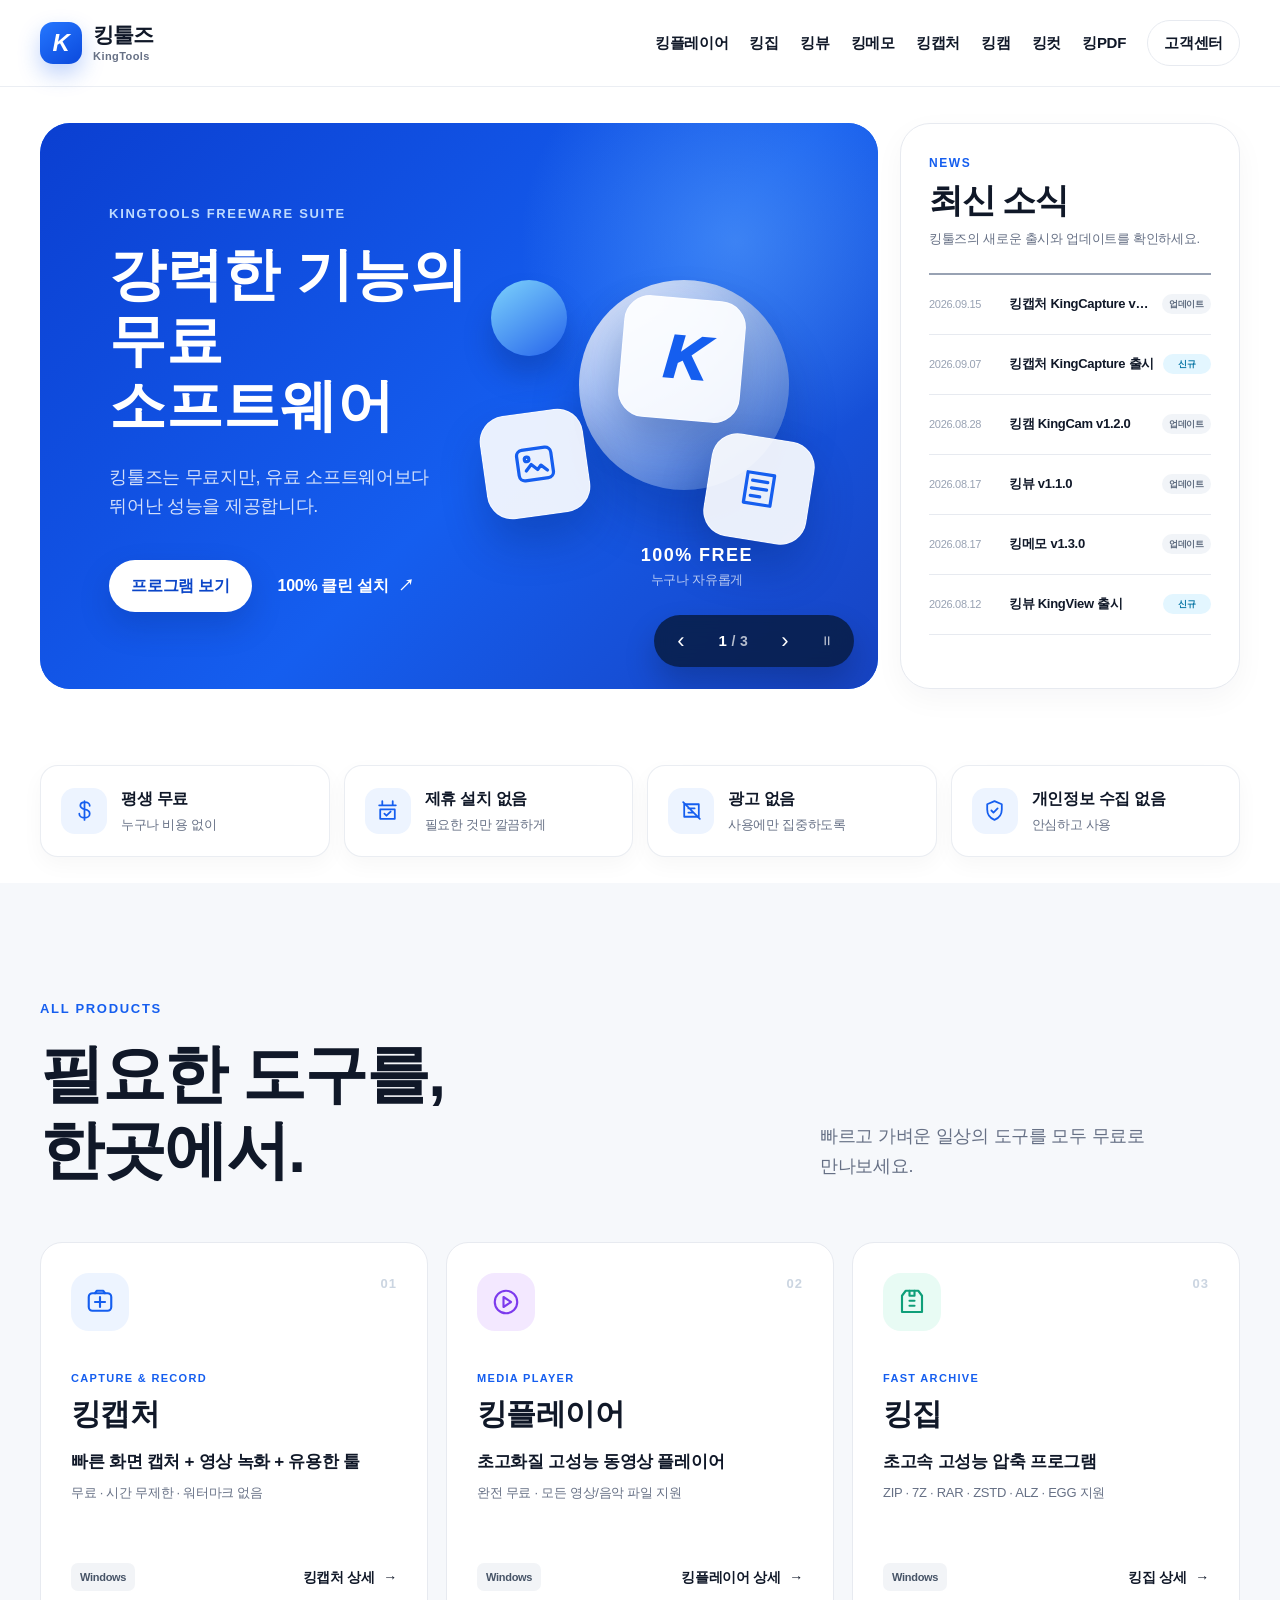
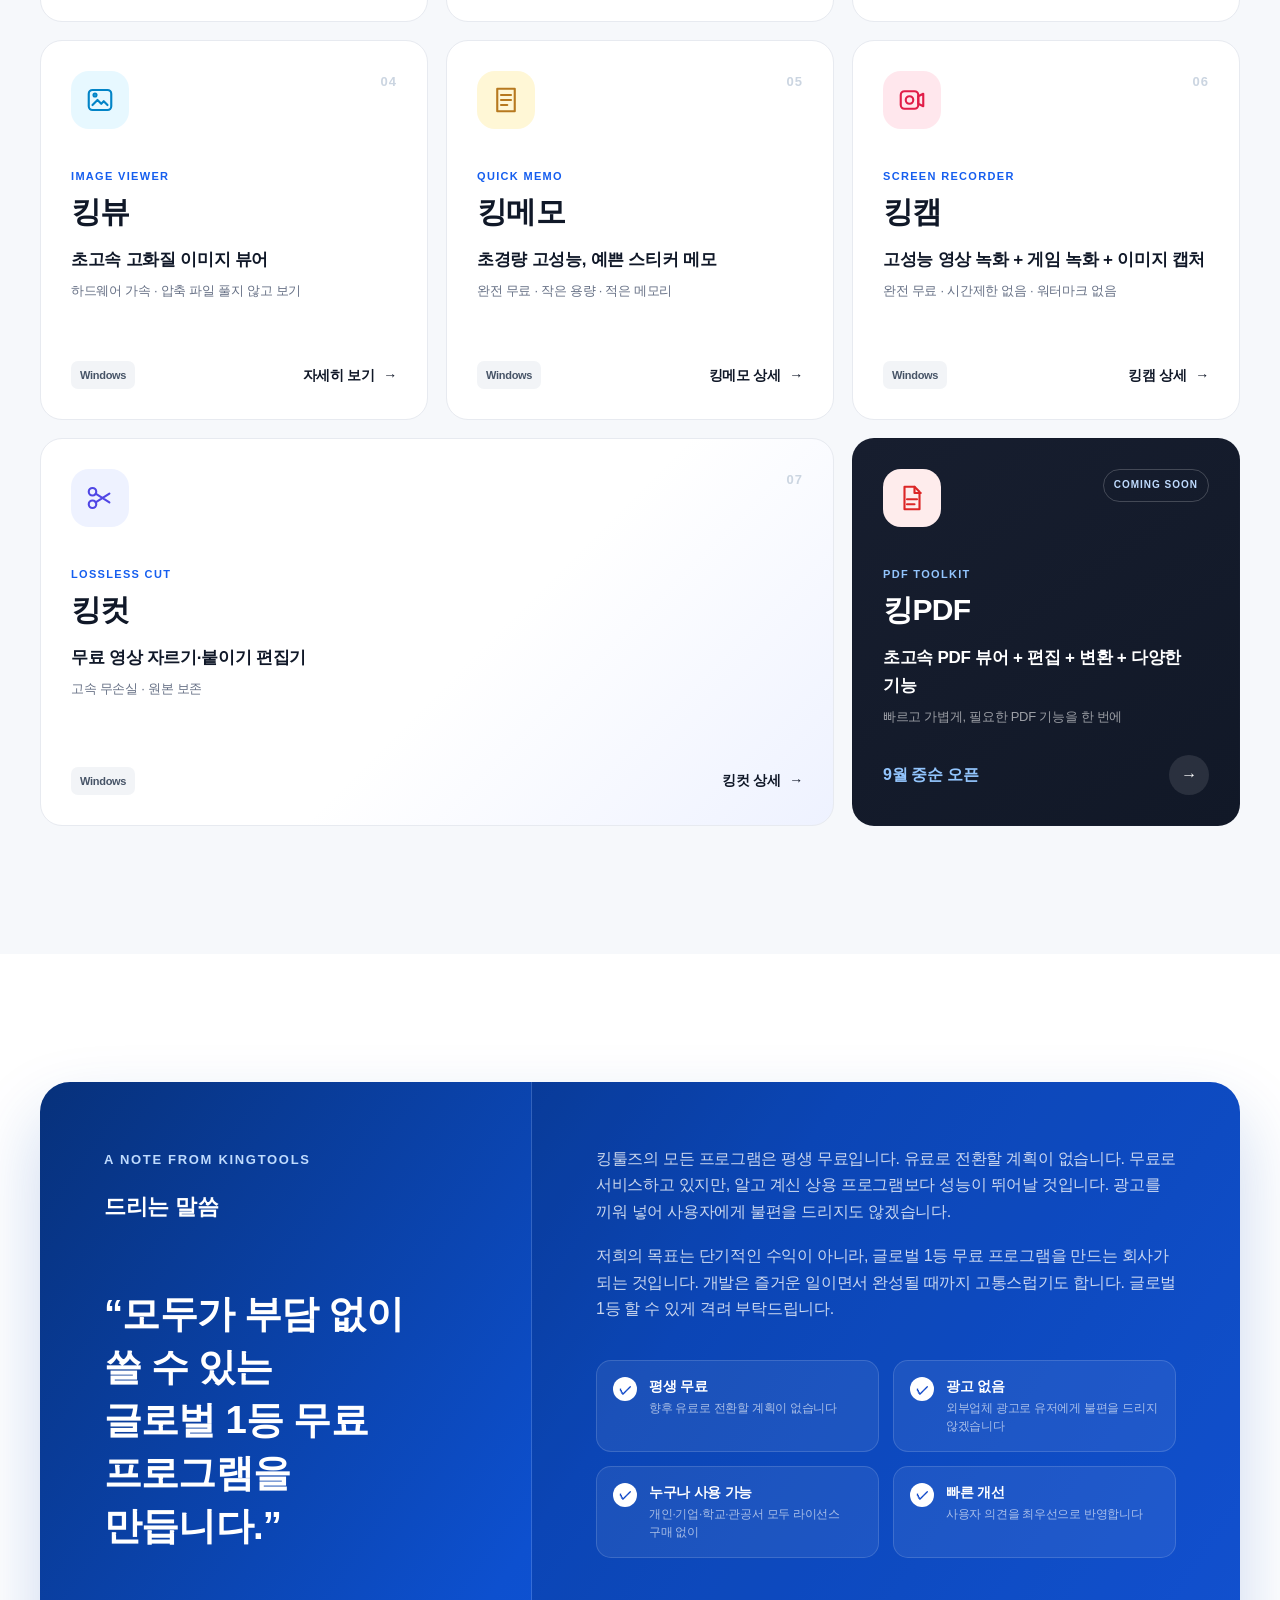
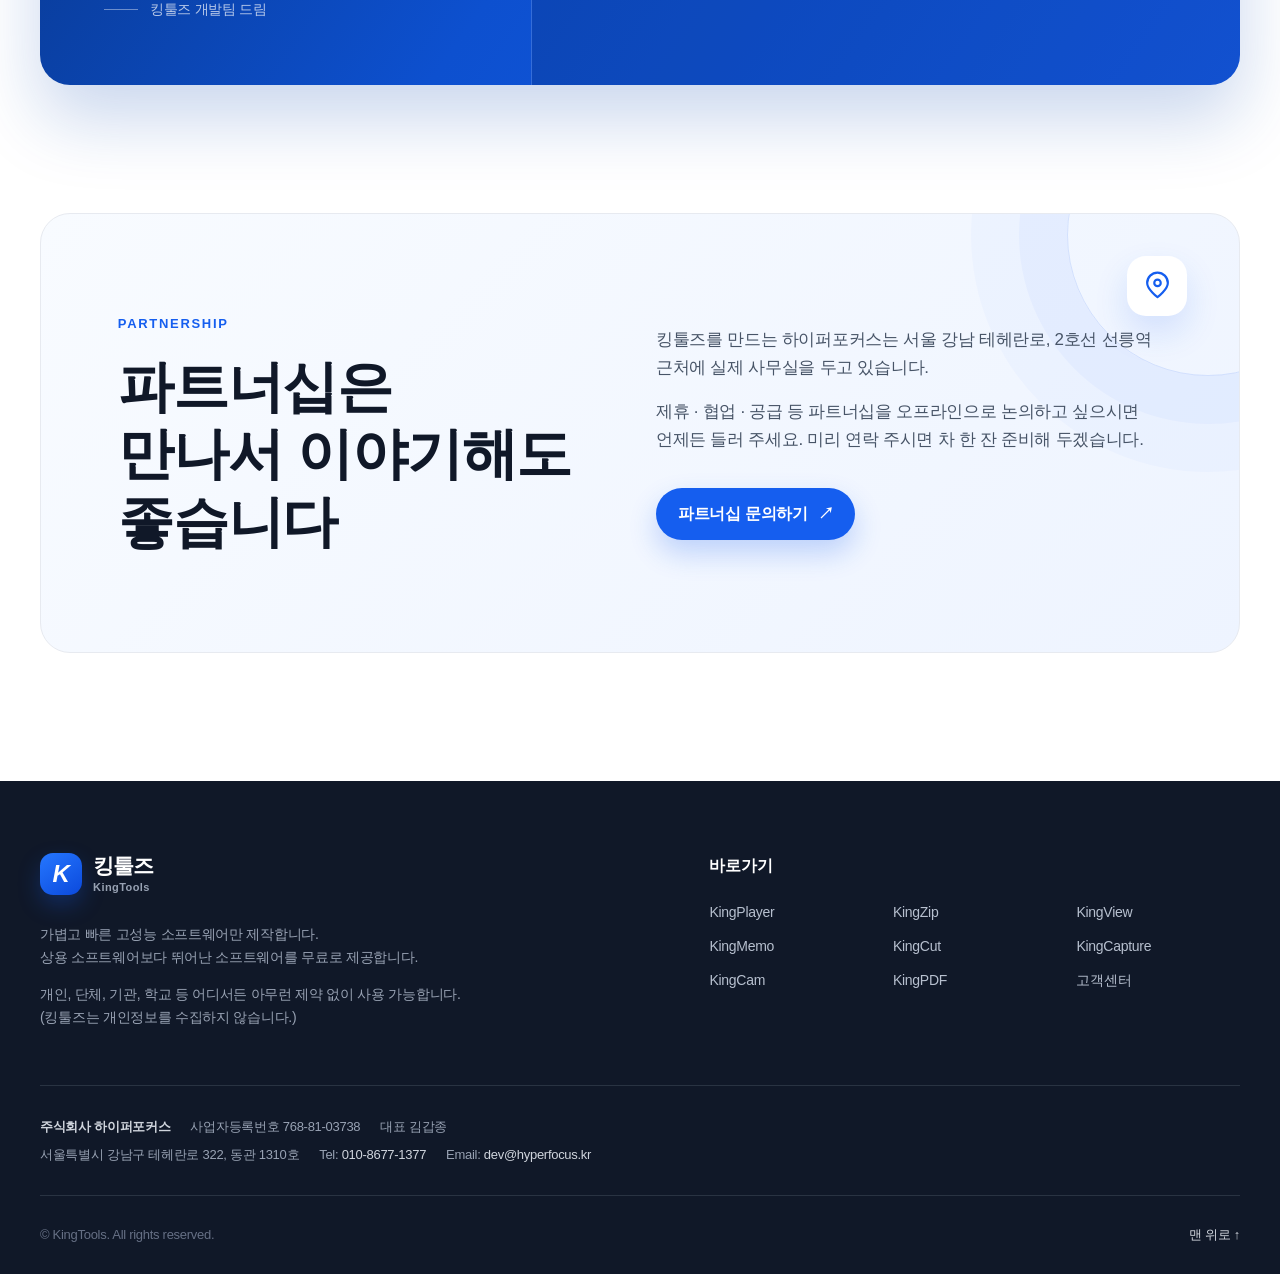
<file: index.html>
<!doctype html>
<html lang="ko">
  <head>
    <meta charset="UTF-8" />
    <meta name="viewport" content="width=device-width, initial-scale=1.0" />
    <meta name="description" content="강력한 기능의 무료 소프트웨어, 킹툴즈. 개인·기업·학교·기관 누구나 무료로 사용할 수 있습니다." />
    <meta name="theme-color" content="#155EEF" />
    <title>킹툴즈 KingTools — 무료 유틸리티 소프트웨어</title>
    <link rel="icon" type="image/svg+xml" href="data:image/svg+xml,%3Csvg xmlns='http://www.w3.org/2000/svg' viewBox='0 0 64 64'%3E%3Crect width='64' height='64' rx='17' fill='%23155EEF'/%3E%3Cpath d='M18 15v34h9V36l12 13h12L34 31l16-16H38L27 27V15z' fill='white'/%3E%3C/svg%3E" />
    <link rel="stylesheet" href="./styles.css?v=20260921-message-final" />

    <!-- =========================================================
         HERO + 최신 소식 배치
         슬라이드 내부는 styles.css의 기본 크기를 사용해서
         1/2/3페이지 모두 네모 배너 안에 들어오도록 유지
         ========================================================= -->
    <style>
      /* HERO 오른쪽 최신 소식 카드 */
      .news-card {
        min-height: 508px;
        padding: 30px 28px 22px;
        display: flex;
        flex-direction: column;
        border: 1px solid #e7eaf0;
        border-radius: 30px;
        background: #fff;
        box-shadow: 0 10px 30px rgba(16,24,40,.04);
      }
      .news-kicker {
        color: #155eef;
        font-size: 12px;
        font-weight: 900;
        letter-spacing: .13em;
      }
      .news-heading {
        margin: 8px 0 0;
        font-size: 34px;
        line-height: 1.08;
        letter-spacing: -.04em;
      }
      .news-description {
        margin: 10px 0 0;
        color: #667085;
        font-size: 13px;
        line-height: 1.55;
      }
      .news-list-compact {
        margin: 24px 0 0;
        padding: 0;
        list-style: none;
        border-top: 2px solid #98a2b3;
      }
      .news-list-compact li { border-bottom: 1px solid #e7eaf0; }
      .news-list-compact a {
        min-height: 59px;
        display: grid;
        grid-template-columns: 88px minmax(0,1fr);
        align-items: center;
        gap: 10px;
      }
      .news-list-compact time {
        color: #98a2b3;
        font-size: 11px;
        font-variant-numeric: tabular-nums;
      }
      .news-list-compact strong {
        font-size: 13px;
        line-height: 1.4;
      }
      .news-list-compact a:hover strong { color: #155eef; }

      /* =========================================================
         ★ 2번 슬라이드 최종 디자인 ★
         사용자가 확정한 라이선스 프리웨어 디자인 기준
         1번/3번 슬라이드는 건드리지 않음
         ========================================================= */
      @media (min-width: 761px) {
        .hero-slide-license {
          background:
            radial-gradient(circle at 82% 16%, rgba(64,145,255,.34), transparent 28%),
            linear-gradient(135deg,#061a41 0%,#082b66 52%,#0b4f9f 100%);
        }
        .hero-slide-license .hero-copy-special { max-width: 520px; }
        .hero-slide-license .eyebrow {
          margin-bottom: 20px;
          color: #9dccff;
          font-size: 13px;
          letter-spacing: .12em;
        }
        .hero-slide-license h1 {
          font-size: clamp(54px,5vw,76px);
          line-height: 1.08;
          letter-spacing: 1px;
        }
        .hero-slide-license .hero-special-desc {
          margin-top: 28px;
          color: rgba(235,243,255,.88);
          font-size: 18px;
          line-height: 1.58;
        }
        .hero-slide-license .hero-special-points {
          margin-top: 34px;
          gap: 12px;
        }
        .hero-slide-license .hero-special-points span {
          min-height: 44px;
          padding: 9px 17px;
          border-color: rgba(164,196,239,.55);
          background: rgba(7,42,99,.20);
          color: #fff;
          box-shadow: inset 0 1px rgba(255,255,255,.05);
          backdrop-filter: none;
        }
        .hero-license-visual { min-height: 390px; }
        .hero-license-visual .feature-orbit {
          width: 320px;
          height: 320px;
          right: 10px;
          top: 24px;
          background:
            radial-gradient(circle at 30% 24%, #d9ecff 0%, #b7d9fb 26%, #89b9ec 55%, #5f91ce 78%, #4772b1 100%);
          box-shadow:
            inset 24px 18px 38px rgba(255,255,255,.18),
            inset -34px -30px 58px rgba(18,55,109,.20),
            0 30px 56px rgba(2,26,70,.18);
        }
        .hero-license-visual .feature-icon-card {
          width: 170px;
          height: 170px;
          right: 82px;
          top: 94px;
          border-radius: 40px;
          background: #fff;
          box-shadow: 0 26px 48px rgba(2,28,70,.18);
          transform: rotate(5deg);
        }
        .hero-license-visual .feature-icon-license svg {
          width: 92px;
          height: 92px;
        }
        .hero-license-visual .feature-floating-a {
          left: 12px;
          top: 86px;
          min-width: 112px;
          height: 48px;
          font-size: 15px;
        }
        .hero-license-visual .feature-floating-b {
          right: -2px;
          bottom: 80px;
          min-width: 108px;
          height: 48px;
          font-size: 15px;
        }
        .hero-license-visual .feature-caption {
          right: 54px;
          bottom: 0;
        }
        .hero-license-visual .feature-caption strong {
          font-size: 29px;
          letter-spacing: -.01em;
        }
        .hero-license-visual .feature-caption span {
          margin-top: 7px;
          font-size: 14px;
          color: rgba(226,238,255,.86);
        }
      }

      /* 3번 페이지에서는 슬라이드 컨트롤도 진한 초록색 */
      .hero-banner:has(.hero-slider-track[style*="-200%"] ) .hero-slider-controls {
        background: rgba(4,78,58,.93);
      }

      /* 태블릿에서는 최신 소식을 HERO 아래로 */
      @media (max-width:1180px) {
        .news-card { min-height: auto; }
      }

      @media (max-width:760px) {
        .news-card { padding: 26px 22px 20px; border-radius: 24px; }
        .news-heading { font-size: 30px; }
        .news-list-compact a { min-height: 64px; grid-template-columns: 78px 1fr; }
      }
    </style>
  </head>
  <body>
    <a class="skip-link" href="#main">본문으로 바로가기</a>

    <!-- =========================================================
         01. HEADER
         ========================================================= -->
    <header class="site-header" id="top">
      <div class="header-inner">
        <a class="brand" href="#top" aria-label="킹툴즈 홈">
          <span class="brand-mark" aria-hidden="true">K</span>
          <span class="brand-copy"><strong>킹툴즈</strong><small>KingTools</small></span>
        </a>
        <button class="menu-button" type="button" aria-expanded="false" aria-controls="primary-nav">
          <span class="sr-only">메뉴 열기</span><span></span><span></span><span></span>
        </button>
        <nav class="primary-nav" id="primary-nav" aria-label="주요 메뉴">
          <a href="#kingplayer">킹플레이어</a>
          <a href="#kingzip">킹집</a>
          <a href="#kingview">킹뷰</a>
          <a href="#kingmemo">킹메모</a>
          <a href="#kingcapture">킹캡처</a>
          <a href="#kingcam">킹캠</a>
          <a href="#kingcut">킹컷</a>
          <a href="#kingpdf">킹PDF</a>
          <a class="nav-support" href="#footer">고객센터</a>
        </nav>
      </div>
    </header>

    <main id="main">
      <!-- =========================================================
           02. HERO 3페이지 슬라이더 + 최신 소식
           ========================================================= -->
      <section class="hero section-shell" aria-labelledby="hero-title">
        <div class="hero-banner">
          <div class="hero-slider-viewport">
            <div class="hero-slider-track">

              <!-- 1번 슬라이드 -->
              <section class="hero-slide hero-slide-main" aria-label="강력한 기능의 무료 소프트웨어">
                <div class="hero-copy">
                  <span class="eyebrow eyebrow-light">KINGTOOLS FREEWARE SUITE</span>
                  <h1 id="hero-title">강력한 기능의<br />무료 소프트웨어</h1>
                  <p>킹툴즈는 무료지만, 유료 소프트웨어보다 뛰어난 성능을 제공합니다.</p>
                  <div class="hero-actions">
                    <a class="button button-white" href="#programs">프로그램 보기</a>
                    <a class="text-link text-link-light" href="#programs">100% 클린 설치 <span aria-hidden="true">↗</span></a>
                  </div>
                </div>
                <div class="hero-visual" aria-hidden="true">
                  <span class="orb orb-one"></span>
                  <span class="orb orb-two"></span>
                  <div class="utility-stack utility-stack-left">
                    <svg viewBox="0 0 24 24"><rect x="3" y="4" width="18" height="16" rx="3"></rect><path d="m7 15 3-3 3 3 2-2 3 3"></path><circle cx="8" cy="9" r="1.2"></circle></svg>
                  </div>
                  <div class="utility-stack utility-stack-center"><span class="stack-k">K</span></div>
                  <div class="utility-stack utility-stack-right">
                    <svg viewBox="0 0 24 24"><path d="M5 4h14v16H5z"></path><path d="M8 8h8M8 12h8M8 16h5"></path></svg>
                  </div>
                  <div class="visual-caption"><strong>100% FREE</strong><span>누구나 자유롭게</span></div>
                </div>
              </section>

              <!-- 2번 슬라이드 - 확정 디자인 -->
              <section class="hero-slide hero-slide-license" aria-label="라이선스 프리웨어">
                <div class="hero-copy hero-copy-special">
                  <span class="eyebrow eyebrow-light">KINGTOOLS LICENSE</span>
                  <h1>라이선스<br />프리웨어</h1>
                  <p class="hero-special-desc">개인 · 기업 · 학교 · 기관 누구나 무료입니다.<br />어떠한 라이선스 비용도 요구하지 않습니다.</p>
                  <div class="hero-special-points"><span>개인 무료</span><span>기업 무료</span><span>학교·기관 무료</span></div>
                </div>
                <div class="hero-feature-visual hero-license-visual" aria-hidden="true">
                  <div class="feature-orbit feature-orbit-license"></div>
                  <div class="feature-icon-card feature-icon-license">
                    <svg viewBox="0 0 96 96" fill="none" aria-hidden="true">
                      <path d="M20 10h39l15 15v40H20V10Z" stroke="currentColor" stroke-width="5" stroke-linejoin="round"/>
                      <path d="M59 10v17h17" stroke="currentColor" stroke-width="5" stroke-linecap="round" stroke-linejoin="round"/>
                      <path d="M31 31h22M31 42h25M31 53h18" stroke="currentColor" stroke-width="5" stroke-linecap="round"/>
                      <circle cx="68" cy="65" r="17" fill="white" stroke="currentColor" stroke-width="5"/>
                      <path d="m60 65 6 6 11-13" stroke="currentColor" stroke-width="5" stroke-linecap="round" stroke-linejoin="round"/>
                      <path d="M59 79 56 90l12-6 12 6-3-11" stroke="currentColor" stroke-width="5" stroke-linejoin="round"/>
                    </svg>
                  </div>
                  <div class="feature-floating feature-floating-a">FREE</div>
                  <div class="feature-floating feature-floating-b">0원</div>
                  <div class="feature-caption"><strong>FREEWARE</strong><span>누구나 자유롭게</span></div>
                </div>
              </section>

              <!-- 3번 슬라이드 -->
              <section class="hero-slide hero-slide-clean" aria-label="100% 클린 설치">
                <div class="hero-copy hero-copy-special">
                  <span class="eyebrow eyebrow-light">KINGTOOLS PROMISE</span>
                  <h1>100%<br />클린 설치</h1>
                  <p class="hero-special-desc">킹툴즈 모든 프로그램은 타사 제휴 소프트웨어를<br />끼워 설치하지 않습니다.</p>
                  <div class="hero-special-points hero-clean-points"><span>✓ 제휴 설치 없음</span><span>✓ 광고 없음</span><span>✓ 개인정보 수집 없음</span></div>
                </div>
                <div class="hero-feature-visual hero-clean-visual" aria-hidden="true">
                  <div class="feature-orbit feature-orbit-clean"></div>
                  <div class="feature-icon-card feature-icon-clean">
                    <svg viewBox="0 0 64 64" fill="none"><path d="M32 7 11 15v15c0 13 8 24 21 29 13-5 21-16 21-29V15L32 7Z" stroke="currentColor" stroke-width="4" stroke-linejoin="round"/><path d="m22 32 7 7 14-16" stroke="currentColor" stroke-width="5" stroke-linecap="round" stroke-linejoin="round"/></svg>
                  </div>
                  <div class="feature-floating feature-floating-a clean-chip">NO BUNDLE</div>
                  <div class="feature-floating feature-floating-b clean-chip">NO ADS</div>
                  <div class="feature-caption"><strong>100% CLEAN</strong><span>안심하고 설치</span></div>
                </div>
              </section>
            </div>
          </div>

          <div class="hero-slider-controls">
            <button class="hero-slider-prev" type="button" aria-label="이전 배너">‹</button>
            <span class="hero-slider-count"><b>1</b><em>/</em>3</span>
            <button class="hero-slider-next" type="button" aria-label="다음 배너">›</button>
            <button class="hero-slider-pause" type="button" aria-label="자동 넘김 일시정지">Ⅱ</button>
          </div>
        </div>

        <!-- 최신 소식 -->
        <aside class="news-card" aria-labelledby="news-title">
          <span class="news-kicker">NEWS</span>
          <h2 class="news-heading" id="news-title">최신 소식</h2>
          <p class="news-description">킹툴즈의 새로운 출시와 업데이트를 확인하세요.</p>
          <ul class="news-list-compact">
            <li><a href="#kingcapture"><time datetime="2026-09-15">2026.09.15</time><strong>킹캡처 KingCapture v1.1.0</strong></a></li>
            <li><a href="#kingcapture"><time datetime="2026-09-07">2026.09.07</time><strong>킹캡처 KingCapture 출시</strong></a></li>
            <li><a href="#kingcam"><time datetime="2026-08-28">2026.08.28</time><strong>킹캠 KingCam v1.2.0</strong></a></li>
            <li><a href="#kingview"><time datetime="2026-08-17">2026.08.17</time><strong>킹뷰 v1.1.0</strong></a></li>
            <li><a href="#kingmemo"><time datetime="2026-08-17">2026.08.17</time><strong>킹메모 v1.3.0</strong></a></li>
            <li><a href="#kingview"><time datetime="2026-08-12">2026.08.12</time><strong>킹뷰 KingView 출시</strong></a></li>
          </ul>
        </aside>
      </section>

      <!-- =========================================================
           03. BENEFITS
           ========================================================= -->
      <section class="trust-strip" aria-label="킹툴즈 이용 혜택">
        <div class="section-shell trust-grid">
          <article><span class="trust-icon"><svg viewBox="0 0 24 24"><path d="M12 3v18M17 7.5C17 5.6 15 4 12.5 4S8 5.3 8 7.3s1.8 3 4.5 3.7S17 12.8 17 15s-2 4-5 4-5-1.8-5-4"></path></svg></span><div><strong>평생 무료</strong><small>누구나 비용 없이</small></div></article>
          <article><span class="trust-icon"><svg viewBox="0 0 24 24"><path d="M4 7h16M7 3v4M17 3v4M5 11h14v9H5z"></path><path d="m9 15 2 2 4-4"></path></svg></span><div><strong>제휴 설치 없음</strong><small>필요한 것만 깔끔하게</small></div></article>
          <article><span class="trust-icon"><svg viewBox="0 0 24 24"><path d="M5 6h14v12H5z"></path><path d="m4 4 16 16M9 10h6M9 14h4"></path></svg></span><div><strong>광고 없음</strong><small>사용에만 집중하도록</small></div></article>
          <article><span class="trust-icon"><svg viewBox="0 0 24 24"><path d="M12 3 5 6v5c0 4.4 2.7 8.3 7 10 4.3-1.7 7-5.6 7-10V6z"></path><path d="m9 12 2 2 4-4"></path></svg></span><div><strong>개인정보 수집 없음</strong><small>안심하고 사용</small></div></article>
        </div>
      </section>

      <!-- =========================================================
           04. PRODUCTS
           ========================================================= -->
      <section class="program-section" id="programs" aria-labelledby="program-title">
        <div class="section-shell">
          <div class="section-heading program-heading">
            <div><span class="eyebrow">ALL PRODUCTS</span><h2 id="program-title">필요한 도구를,<br />한곳에서.</h2></div>
            <p>빠르고 가벼운 일상의 도구를 모두 무료로 만나보세요.</p>
          </div>
          <div class="program-grid">
            <article class="program-card featured" id="kingcapture"><div class="program-top"><span class="product-icon icon-blue"><svg viewBox="0 0 24 24"><rect x="3" y="5" width="18" height="14" rx="3"></rect><path d="M8 5 9.5 3h5L16 5M8 12h8M12 8v8"></path></svg></span><span class="product-number">01</span></div><span class="card-label">CAPTURE & RECORD</span><h3>킹캡처</h3><p>빠른 화면 캡처 + 영상 녹화 + 유용한 툴</p><small>무료 · 시간 무제한 · 워터마크 없음</small><div class="program-bottom"><span class="os-pill">Windows</span><a href="#kingcapture">킹캡처 상세 <i>→</i></a></div></article>
            <article class="program-card" id="kingplayer"><div class="program-top"><span class="product-icon icon-violet"><svg viewBox="0 0 24 24"><circle cx="12" cy="12" r="9"></circle><path d="m10 8 6 4-6 4z"></path></svg></span><span class="product-number">02</span></div><span class="card-label">MEDIA PLAYER</span><h3>킹플레이어</h3><p>초고화질 고성능 동영상 플레이어</p><small>완전 무료 · 모든 영상/음악 파일 지원</small><div class="program-bottom"><span class="os-pill">Windows</span></div></article>
            <article class="program-card" id="kingzip"><div class="program-top"><span class="product-icon icon-mint"><svg viewBox="0 0 24 24"><path d="M7 3h10l3 4v13H4V7z"></path><path d="M10 3v4h4V3M10 11h4M10 15h4"></path></svg></span><span class="product-number">03</span></div><span class="card-label">FAST ARCHIVE</span><h3>킹집</h3><p>초고속 고성능 압축 프로그램</p><small>ZIP · 7Z · RAR · ZSTD · ALZ · EGG 지원</small><div class="program-bottom"><span class="os-pill">Windows</span><a href="#kingzip">킹집 상세 <i>→</i></a></div></article>
            <article class="program-card" id="kingview"><div class="program-top"><span class="product-icon icon-cyan"><svg viewBox="0 0 24 24"><rect x="3" y="4" width="18" height="16" rx="3"></rect><path d="m6 16 4-4 3 3 2-2 3 3"></path><circle cx="8" cy="8" r="1.2"></circle></svg></span><span class="product-number">04</span></div><span class="card-label">IMAGE VIEWER</span><h3>킹뷰</h3><p>초고속 고화질 이미지 뷰어</p><small>하드웨어 가속 · 압축 파일 풀지 않고 보기</small><div class="program-bottom"><span class="os-pill">Windows</span><a href="#kingview">자세히 보기 <i>→</i></a></div></article>
            <article class="program-card" id="kingmemo"><div class="program-top"><span class="product-icon icon-yellow"><svg viewBox="0 0 24 24"><path d="M5 3h14v18H5z"></path><path d="M8 8h8M8 12h8M8 16h5"></path></svg></span><span class="product-number">05</span></div><span class="card-label">QUICK MEMO</span><h3>킹메모</h3><p>초경량 고성능, 예쁜 스티커 메모</p><small>완전 무료 · 작은 용량 · 적은 메모리</small><div class="program-bottom"><span class="os-pill">Windows</span><a href="#kingmemo">킹메모 상세 <i>→</i></a></div></article>
            <article class="program-card" id="kingcam"><div class="program-top"><span class="product-icon icon-rose"><svg viewBox="0 0 24 24"><rect x="3" y="5" width="14" height="14" rx="3"></rect><path d="m17 9 4-2v10l-4-2z"></path><circle cx="10" cy="12" r="3"></circle></svg></span><span class="product-number">06</span></div><span class="card-label">SCREEN RECORDER</span><h3>킹캠</h3><p>고성능 영상 녹화 + 게임 녹화 + 이미지 캡처</p><small>완전 무료 · 시간제한 없음 · 워터마크 없음</small><div class="program-bottom"><span class="os-pill">Windows</span><a href="#kingcam">킹캠 상세 <i>→</i></a></div></article>
            <article class="program-card wide-card" id="kingcut"><div class="program-top"><span class="product-icon icon-indigo"><svg viewBox="0 0 24 24"><circle cx="6" cy="7" r="3"></circle><circle cx="6" cy="17" r="3"></circle><path d="m8.5 8.5 11 7M8.5 15.5l11-7"></path></svg></span><span class="product-number">07</span></div><span class="card-label">LOSSLESS CUT</span><h3>킹컷</h3><p>무료 영상 자르기·붙이기 편집기</p><small>고속 무손실 · 원본 보존</small><div class="program-bottom"><span class="os-pill">Windows</span><a href="#kingcut">킹컷 상세 <i>→</i></a></div></article>
            <article class="program-card coming-card" id="kingpdf"><div class="program-top"><span class="product-icon icon-red"><svg viewBox="0 0 24 24"><path d="M6 3h8l4 4v14H6z"></path><path d="M14 3v5h5M8 13h8M8 17h6"></path></svg></span><span class="status-pill">COMING SOON</span></div><span class="card-label">PDF TOOLKIT</span><h3>킹PDF</h3><p>초고속 PDF 뷰어 + 편집 + 변환 + 다양한 기능</p><small>빠르고 가볍게, 필요한 PDF 기능을 한 번에</small><div class="program-bottom"><span class="open-date">9월 중순 오픈</span><span class="coming-arrow">→</span></div></article>
          </div>
        </div>
      </section>

      <!-- =========================================================
           05. MESSAGE
           ========================================================= -->
      <section class="message-section section-shell" aria-labelledby="message-title">
        <div class="message-intro">
          <span class="eyebrow eyebrow-light">A NOTE FROM KINGTOOLS</span>
          <h2 id="message-title">드리는 말씀</h2>
          <p class="message-lead">“모두가 부담 없이<br />쓸 수 있는<br />글로벌 1등 무료<br />프로그램을 만듭니다.”</p>
          <div class="signature"><span></span> 킹툴즈 개발팀 드림</div>
        </div>
        <div class="message-copy">
          <p>킹툴즈의 모든 프로그램은 평생 무료입니다. 유료로 전환할 계획이 없습니다. 무료로 서비스하고 있지만, 알고 계신 상용 프로그램보다 성능이 뛰어날 것입니다. 광고를 끼워 넣어 사용자에게 불편을 드리지도 않겠습니다.</p>
          <p>저희의 목표는 단기적인 수익이 아니라, 글로벌 1등 무료 프로그램을 만드는 회사가 되는 것입니다. 개발은 즐거운 일이면서 완성될 때까지 고통스럽기도 합니다. 글로벌 1등 할 수 있게 격려 부탁드립니다.</p>
          <ul class="promise-list">
            <li><span>✓</span><div><strong>평생 무료</strong><small>향후 유료로 전환할 계획이 없습니다</small></div></li>
            <li><span>✓</span><div><strong>광고 없음</strong><small>외부업체 광고로 유저에게 불편을 드리지 않겠습니다</small></div></li>
            <li><span>✓</span><div><strong>누구나 사용 가능</strong><small>개인·기업·학교·관공서 모두 라이선스 구매 없이</small></div></li>
            <li><span>✓</span><div><strong>빠른 개선</strong><small>사용자 의견을 최우선으로 반영합니다</small></div></li>
          </ul>
        </div>
      </section>

      <!-- =========================================================
           06. PARTNERSHIP
           ========================================================= -->
      <section class="partnership-section section-shell" aria-labelledby="partnership-title">
        <div class="partnership-card">
          <div><span class="eyebrow">PARTNERSHIP</span><h2 id="partnership-title">파트너십은<br />만나서 이야기해도 좋습니다</h2></div>
          <div class="partnership-copy">
            <p>킹툴즈를 만드는 하이퍼포커스는 서울 강남 테헤란로, 2호선 선릉역 근처에 실제 사무실을 두고 있습니다.</p>
            <p>제휴 · 협업 · 공급 등 파트너십을 오프라인으로 논의하고 싶으시면 언제든 들러 주세요. 미리 연락 주시면 차 한 잔 준비해 두겠습니다.</p>
            <a class="button button-blue" href="mailto:dev@hyperfocus.kr">파트너십 문의하기 <span aria-hidden="true">↗</span></a>
          </div>
          <div class="partnership-pin" aria-hidden="true"><svg viewBox="0 0 24 24"><path d="M20 10c0 5-8 11-8 11S4 15 4 10a8 8 0 1 1 16 0Z"></path><circle cx="12" cy="10" r="2.5"></circle></svg></div>
        </div>
      </section>
    </main>

    <!-- =========================================================
         07. FOOTER
         ========================================================= -->
    <footer class="site-footer" id="footer">
      <div class="section-shell footer-top">
        <div class="footer-brand">
          <a class="brand brand-footer" href="#top"><span class="brand-mark" aria-hidden="true">K</span><span class="brand-copy"><strong>킹툴즈</strong><small>KingTools</small></span></a>
          <p>가볍고 빠른 고성능 소프트웨어만 제작합니다.<br />상용 소프트웨어보다 뛰어난 소프트웨어를 무료로 제공합니다.</p>
          <p>개인, 단체, 기관, 학교 등 어디서든 아무런 제약 없이 사용 가능합니다.<br />(킹툴즈는 개인정보를 수집하지 않습니다.)</p>
        </div>
        <div class="footer-links">
          <h2>바로가기</h2>
          <div><a href="#kingplayer">KingPlayer</a><a href="#kingzip">KingZip</a><a href="#kingview">KingView</a><a href="#kingmemo">KingMemo</a><a href="#kingcut">KingCut</a><a href="#kingcapture">KingCapture</a><a href="#kingcam">KingCam</a><a href="#kingpdf">KingPDF</a><a href="mailto:dev@hyperfocus.kr">고객센터</a></div>
        </div>
      </div>
      <div class="section-shell company-info">
        <p><strong>주식회사 하이퍼포커스</strong><span>사업자등록번호 768-81-03738</span><span>대표 김갑종</span></p>
        <p><span>서울특별시 강남구 테헤란로 322, 동관 1310호</span><span>Tel: <a href="tel:01086771377">010-8677-1377</a></span><span>Email: <a href="mailto:dev@hyperfocus.kr">dev@hyperfocus.kr</a></span></p>
      </div>
      <div class="section-shell footer-bottom"><p>© KingTools. All rights reserved.</p><a href="#top">맨 위로 <span aria-hidden="true">↑</span></a></div>
    </footer>

    <script src="./script.js?v=20260929-home-first"></script>
  </body>
</html>
</file>
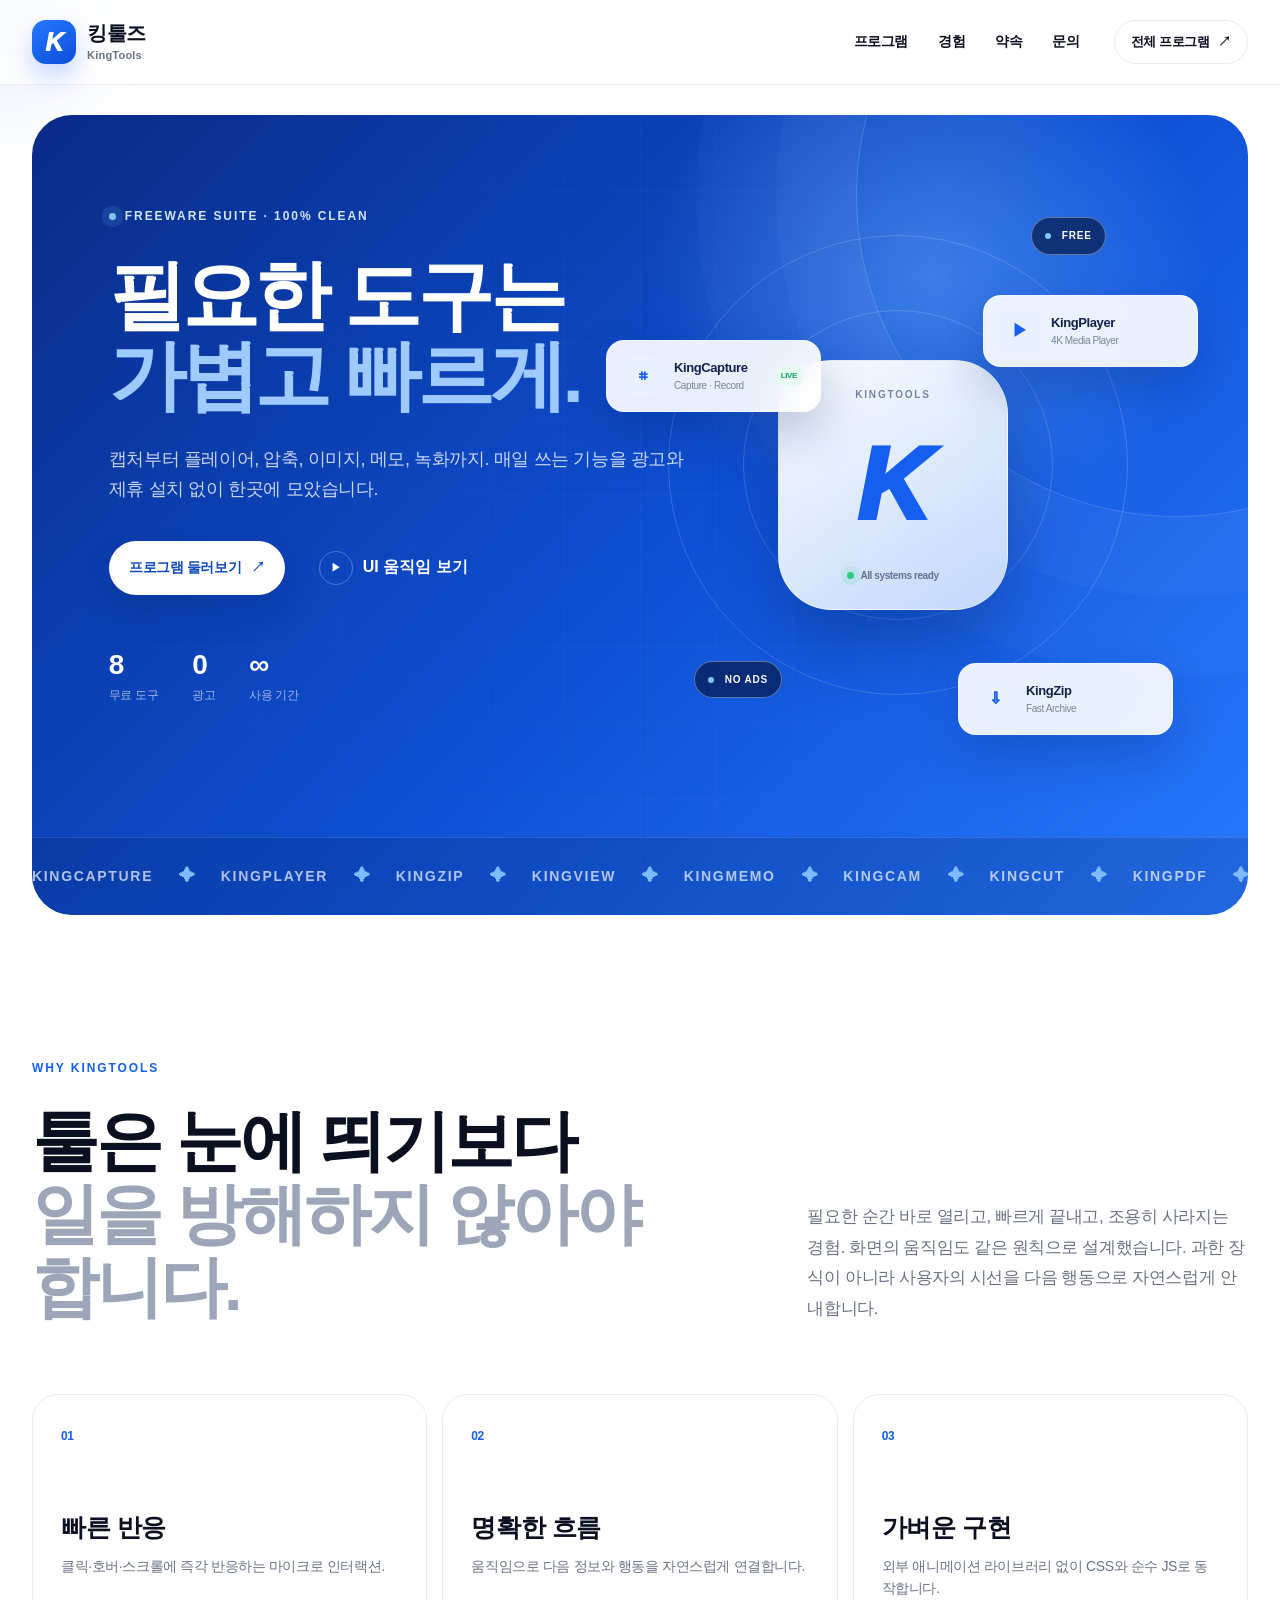
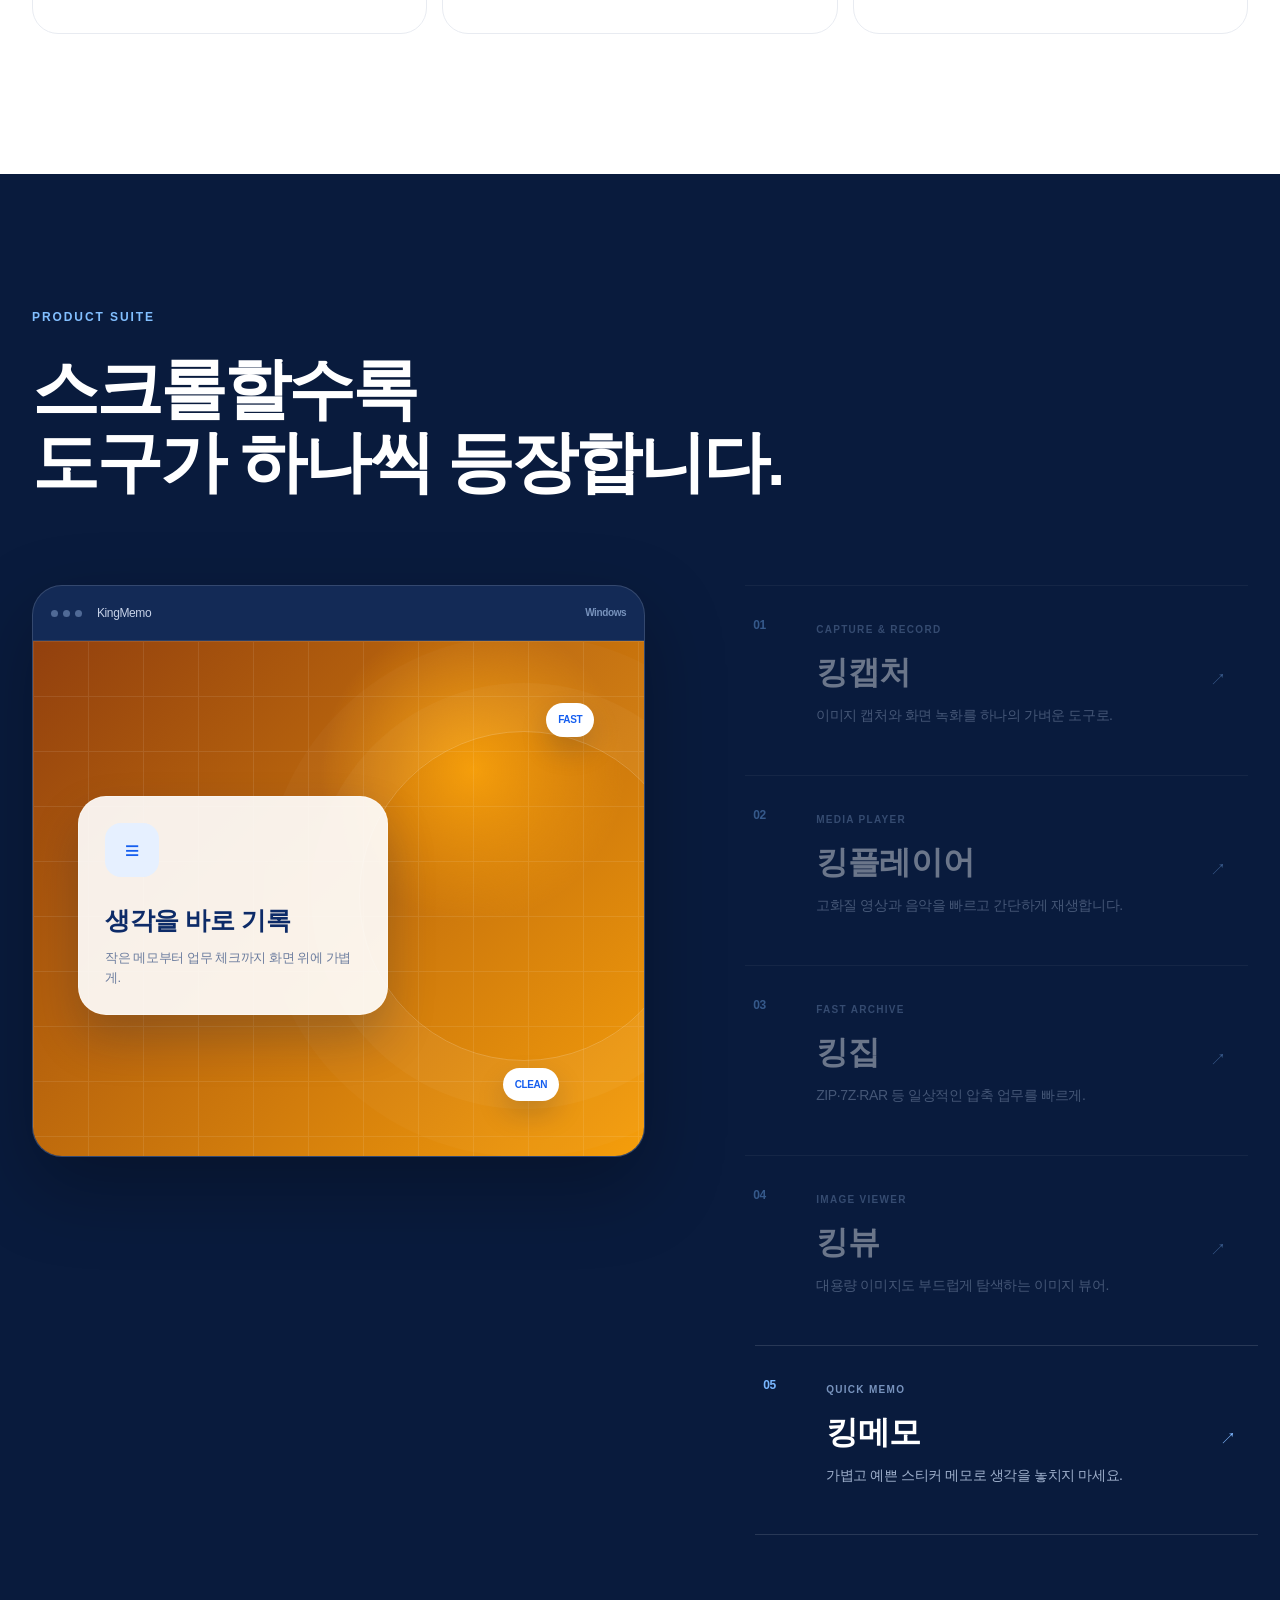
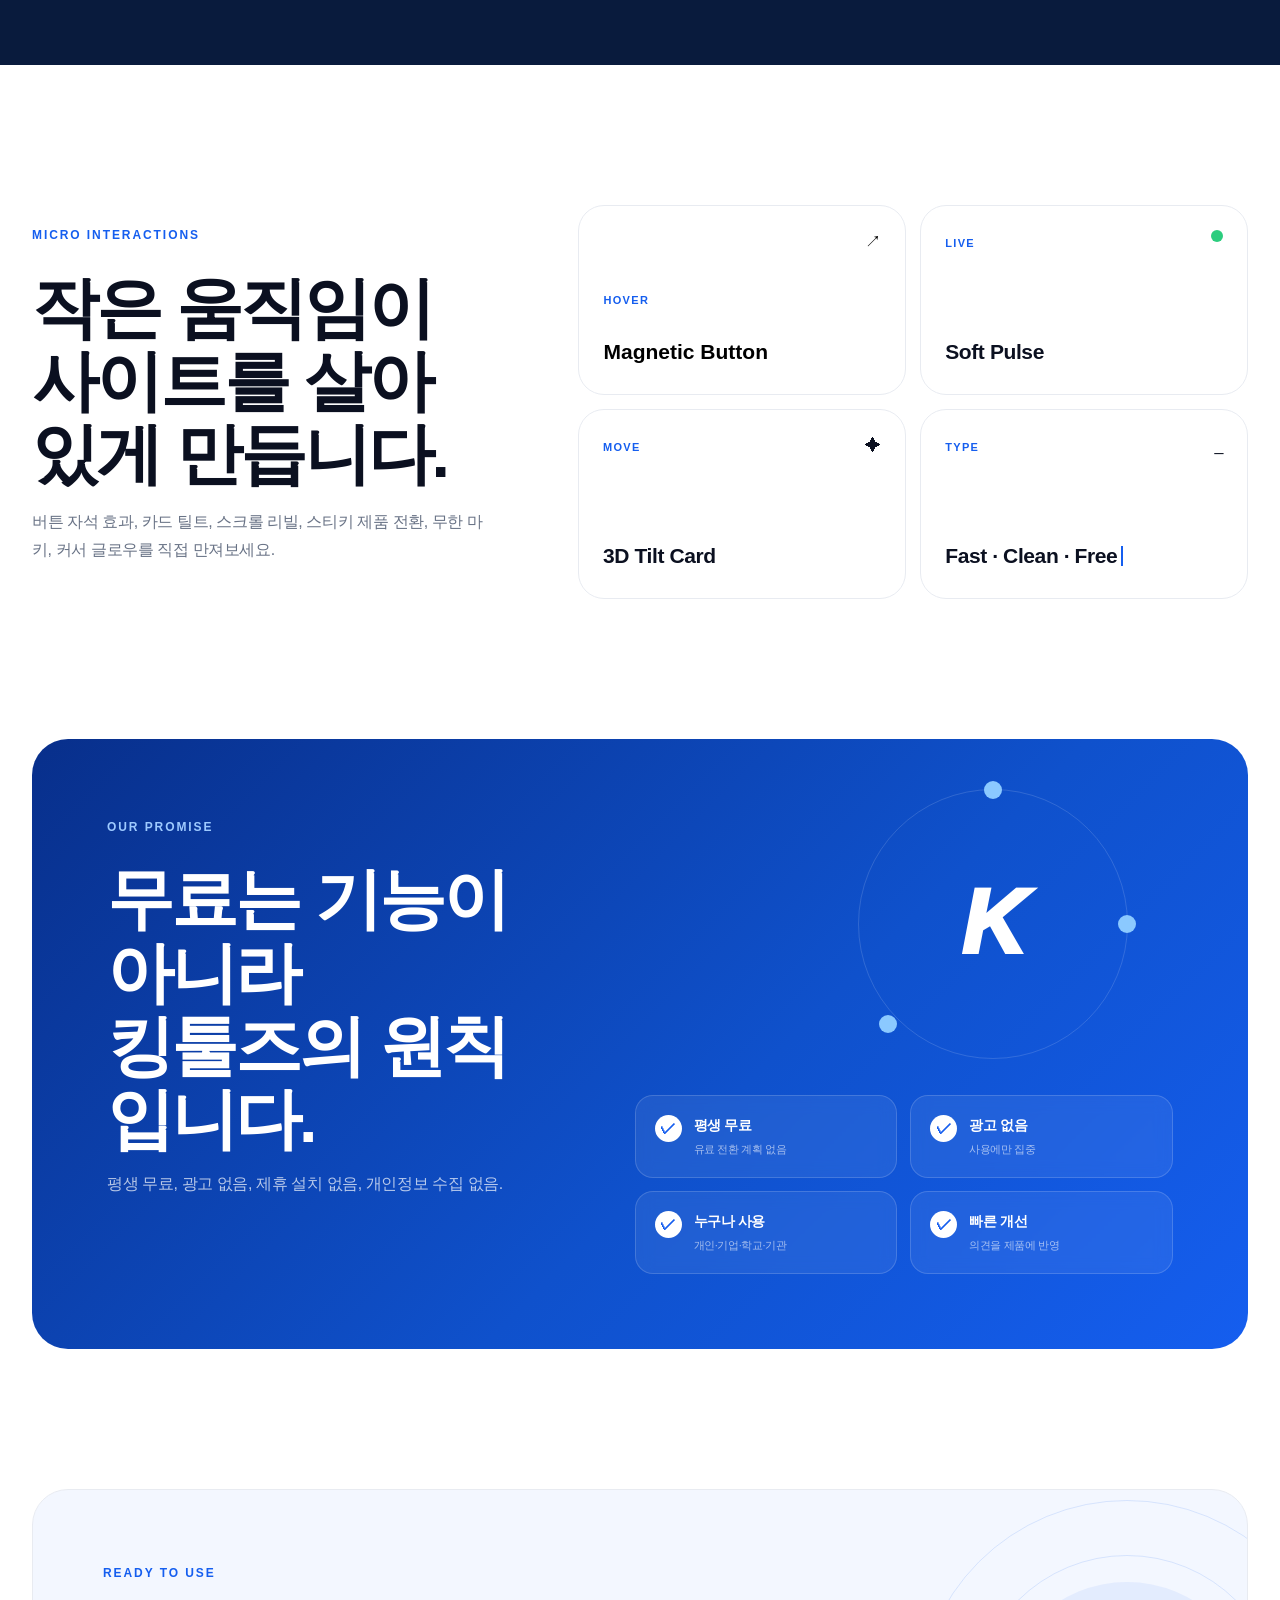
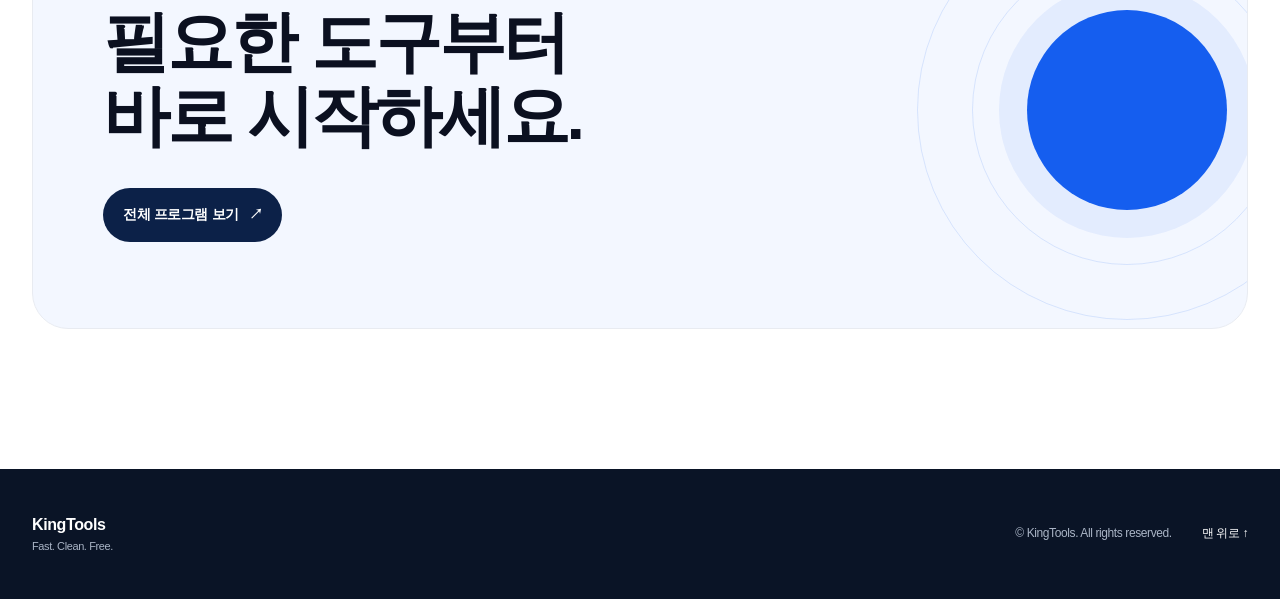
<file: motion-demo/index.html>
<!doctype html>
<html lang="ko">
<head>
  <meta charset="utf-8" />
  <meta name="viewport" content="width=device-width, initial-scale=1" />
  <meta name="theme-color" content="#155EEF" />
  <meta name="description" content="KingTools motion UI concept" />
  <title>KingTools — Motion UI Concept</title>
  <link rel="stylesheet" href="./styles.css" />
</head>
<body>
  <div class="scroll-progress" aria-hidden="true"><span></span></div>
  <div class="cursor-glow" aria-hidden="true"></div>

  <header class="site-header" id="top">
    <div class="shell header-inner">
      <a class="brand" href="#top" aria-label="KingTools 홈">
        <span class="brand-mark">K</span>
        <span class="brand-copy"><strong>킹툴즈</strong><small>KingTools</small></span>
      </a>
      <nav class="nav" aria-label="주요 메뉴">
        <a href="#suite">프로그램</a>
        <a href="#experience">경험</a>
        <a href="#promise">약속</a>
        <a href="#contact">문의</a>
      </nav>
      <a class="header-cta magnetic" href="#suite">전체 프로그램 <span>↗</span></a>
      <button class="menu" type="button" aria-label="메뉴 열기" aria-expanded="false"><i></i><i></i></button>
    </div>
  </header>

  <main>
    <section class="hero shell">
      <div class="hero-bg-noise" aria-hidden="true"></div>
      <div class="hero-copy reveal">
        <span class="kicker"><i></i> FREEWARE SUITE · 100% CLEAN</span>
        <h1>필요한 도구는<br><em>가볍고 빠르게.</em></h1>
        <p>캡처부터 플레이어, 압축, 이미지, 메모, 녹화까지. 매일 쓰는 기능을 광고와 제휴 설치 없이 한곳에 모았습니다.</p>
        <div class="hero-actions">
          <a class="button button-light magnetic" href="#suite">프로그램 둘러보기 <span>↗</span></a>
          <button class="text-button demo-trigger" type="button"><span class="play">▶</span> UI 움직임 보기</button>
        </div>
        <div class="hero-proof">
          <div><strong>8</strong><span>무료 도구</span></div>
          <div><strong>0</strong><span>광고</span></div>
          <div><strong>∞</strong><span>사용 기간</span></div>
        </div>
      </div>

      <div class="hero-stage reveal" data-delay="120" aria-label="움직이는 프로그램 UI 미리보기">
        <div class="stage-orbit orbit-one"></div>
        <div class="stage-orbit orbit-two"></div>
        <div class="stage-core tilt-card" data-tilt="8">
          <span class="stage-label">KINGTOOLS</span>
          <span class="stage-k">K</span>
          <span class="stage-status"><i></i> All systems ready</span>
        </div>
        <article class="float-card float-capture tilt-card" data-tilt="12">
          <span class="mini-icon">⌗</span><div><b>KingCapture</b><small>Capture · Record</small></div><span class="live">LIVE</span>
        </article>
        <article class="float-card float-player tilt-card" data-tilt="10">
          <span class="mini-icon">▶</span><div><b>KingPlayer</b><small>4K Media Player</small></div>
        </article>
        <article class="float-card float-zip tilt-card" data-tilt="10">
          <span class="mini-icon">⇩</span><div><b>KingZip</b><small>Fast Archive</small></div>
        </article>
        <div class="signal-pill signal-a"><i></i> NO ADS</div>
        <div class="signal-pill signal-b"><i></i> FREE</div>
      </div>

      <div class="hero-marquee" aria-hidden="true">
        <div class="marquee-track">
          <span>KINGCAPTURE</span><b>✦</b><span>KINGPLAYER</span><b>✦</b><span>KINGZIP</span><b>✦</b><span>KINGVIEW</span><b>✦</b><span>KINGMEMO</span><b>✦</b><span>KINGCAM</span><b>✦</b><span>KINGCUT</span><b>✦</b><span>KINGPDF</span><b>✦</b>
          <span>KINGCAPTURE</span><b>✦</b><span>KINGPLAYER</span><b>✦</b><span>KINGZIP</span><b>✦</b><span>KINGVIEW</span><b>✦</b><span>KINGMEMO</span><b>✦</b><span>KINGCAM</span><b>✦</b><span>KINGCUT</span><b>✦</b><span>KINGPDF</span><b>✦</b>
        </div>
      </div>
    </section>

    <section class="section intro shell" id="experience">
      <div class="section-eyebrow reveal">WHY KINGTOOLS</div>
      <div class="intro-grid">
        <h2 class="reveal">툴은 눈에 띄기보다<br><span>일을 방해하지 않아야 합니다.</span></h2>
        <p class="reveal" data-delay="100">필요한 순간 바로 열리고, 빠르게 끝내고, 조용히 사라지는 경험. 화면의 움직임도 같은 원칙으로 설계했습니다. 과한 장식이 아니라 사용자의 시선을 다음 행동으로 자연스럽게 안내합니다.</p>
      </div>
      <div class="principles">
        <article class="principle reveal hover-lift"><span>01</span><h3>빠른 반응</h3><p>클릭·호버·스크롤에 즉각 반응하는 마이크로 인터랙션.</p></article>
        <article class="principle reveal hover-lift" data-delay="80"><span>02</span><h3>명확한 흐름</h3><p>움직임으로 다음 정보와 행동을 자연스럽게 연결합니다.</p></article>
        <article class="principle reveal hover-lift" data-delay="160"><span>03</span><h3>가벼운 구현</h3><p>외부 애니메이션 라이브러리 없이 CSS와 순수 JS로 동작합니다.</p></article>
      </div>
    </section>

    <section class="showcase" id="suite">
      <div class="shell showcase-head">
        <div class="section-eyebrow reveal">PRODUCT SUITE</div>
        <h2 class="reveal">스크롤할수록<br>도구가 하나씩 등장합니다.</h2>
      </div>

      <div class="shell showcase-layout">
        <div class="sticky-device reveal">
          <div class="device-window tilt-card" data-tilt="4">
            <div class="device-top"><div class="window-dots"><i></i><i></i><i></i></div><span id="device-name">KingCapture</span><b>Windows</b></div>
            <div class="device-screen" id="device-screen">
              <div class="screen-grid"></div>
              <div class="screen-orb"></div>
              <div class="screen-panel">
                <span class="screen-icon">⌗</span>
                <strong id="screen-title">빠른 화면 캡처</strong>
                <small id="screen-copy">필요한 영역만 즉시 캡처하고 기록하세요.</small>
              </div>
              <div class="screen-chip chip-1">FAST</div>
              <div class="screen-chip chip-2">CLEAN</div>
            </div>
          </div>
        </div>

        <div class="product-story">
          <article class="product-step is-active" data-product="capture" data-name="KingCapture" data-icon="⌗" data-title="빠른 화면 캡처" data-copy="필요한 영역만 즉시 캡처하고 기록하세요.">
            <span>01</span><div><small>CAPTURE & RECORD</small><h3>킹캡처</h3><p>이미지 캡처와 화면 녹화를 하나의 가벼운 도구로.</p></div><i>↗</i>
          </article>
          <article class="product-step" data-product="player" data-name="KingPlayer" data-icon="▶" data-title="고화질 플레이어" data-copy="가볍게 열고 선명하게 재생하는 미디어 경험.">
            <span>02</span><div><small>MEDIA PLAYER</small><h3>킹플레이어</h3><p>고화질 영상과 음악을 빠르고 간단하게 재생합니다.</p></div><i>↗</i>
          </article>
          <article class="product-step" data-product="zip" data-name="KingZip" data-icon="⇩" data-title="초고속 압축" data-copy="복잡한 옵션 없이 빠르게 압축하고 풀어보세요.">
            <span>03</span><div><small>FAST ARCHIVE</small><h3>킹집</h3><p>ZIP·7Z·RAR 등 일상적인 압축 업무를 빠르게.</p></div><i>↗</i>
          </article>
          <article class="product-step" data-product="view" data-name="KingView" data-icon="▧" data-title="이미지를 빠르게" data-copy="큰 이미지도 기다림 없이 넘기며 확인하세요.">
            <span>04</span><div><small>IMAGE VIEWER</small><h3>킹뷰</h3><p>대용량 이미지도 부드럽게 탐색하는 이미지 뷰어.</p></div><i>↗</i>
          </article>
          <article class="product-step" data-product="memo" data-name="KingMemo" data-icon="≡" data-title="생각을 바로 기록" data-copy="작은 메모부터 업무 체크까지 화면 위에 가볍게.">
            <span>05</span><div><small>QUICK MEMO</small><h3>킹메모</h3><p>가볍고 예쁜 스티커 메모로 생각을 놓치지 마세요.</p></div><i>↗</i>
          </article>
        </div>
      </div>
    </section>

    <section class="motion-lab shell">
      <div class="motion-copy reveal">
        <div class="section-eyebrow">MICRO INTERACTIONS</div>
        <h2>작은 움직임이<br>사이트를 살아 있게 만듭니다.</h2>
        <p>버튼 자석 효과, 카드 틸트, 스크롤 리빌, 스티키 제품 전환, 무한 마키, 커서 글로우를 직접 만져보세요.</p>
      </div>
      <div class="motion-grid">
        <button class="lab-card magnetic reveal" type="button"><span>Hover</span><strong>Magnetic Button</strong><i>↗</i></button>
        <div class="lab-card pulse-card reveal" data-delay="80"><span>Live</span><strong>Soft Pulse</strong><i></i></div>
        <div class="lab-card tilt-card reveal" data-tilt="14" data-delay="160"><span>Move</span><strong>3D Tilt Card</strong><i>✦</i></div>
        <div class="lab-card type-card reveal" data-delay="240"><span>Type</span><strong class="typing" data-text="Fast · Clean · Free">Fast · Clean · Free</strong><i>_</i></div>
      </div>
    </section>

    <section class="promise shell" id="promise">
      <div class="promise-card reveal">
        <div class="promise-copy">
          <span class="section-eyebrow light">OUR PROMISE</span>
          <h2>무료는 기능이 아니라<br>킹툴즈의 원칙입니다.</h2>
          <p>평생 무료, 광고 없음, 제휴 설치 없음, 개인정보 수집 없음.</p>
        </div>
        <div class="promise-orbit" aria-hidden="true"><span>K</span><i></i><i></i><i></i></div>
        <div class="promise-list">
          <div><b>✓</b><span><strong>평생 무료</strong><small>유료 전환 계획 없음</small></span></div>
          <div><b>✓</b><span><strong>광고 없음</strong><small>사용에만 집중</small></span></div>
          <div><b>✓</b><span><strong>누구나 사용</strong><small>개인·기업·학교·기관</small></span></div>
          <div><b>✓</b><span><strong>빠른 개선</strong><small>의견을 제품에 반영</small></span></div>
        </div>
      </div>
    </section>

    <section class="cta shell" id="contact">
      <div class="cta-card reveal">
        <span class="section-eyebrow">READY TO USE</span>
        <h2>필요한 도구부터<br>바로 시작하세요.</h2>
        <a class="button button-dark magnetic" href="#suite">전체 프로그램 보기 <span>↗</span></a>
        <div class="cta-rings" aria-hidden="true"><i></i><i></i><i></i></div>
      </div>
    </section>
  </main>

  <footer class="footer">
    <div class="shell footer-inner"><div><strong>KingTools</strong><span>Fast. Clean. Free.</span></div><p>© KingTools. All rights reserved.</p><a href="#top">맨 위로 ↑</a></div>
  </footer>

  <script src="./script.js"></script>
</body>
</html>
</file>
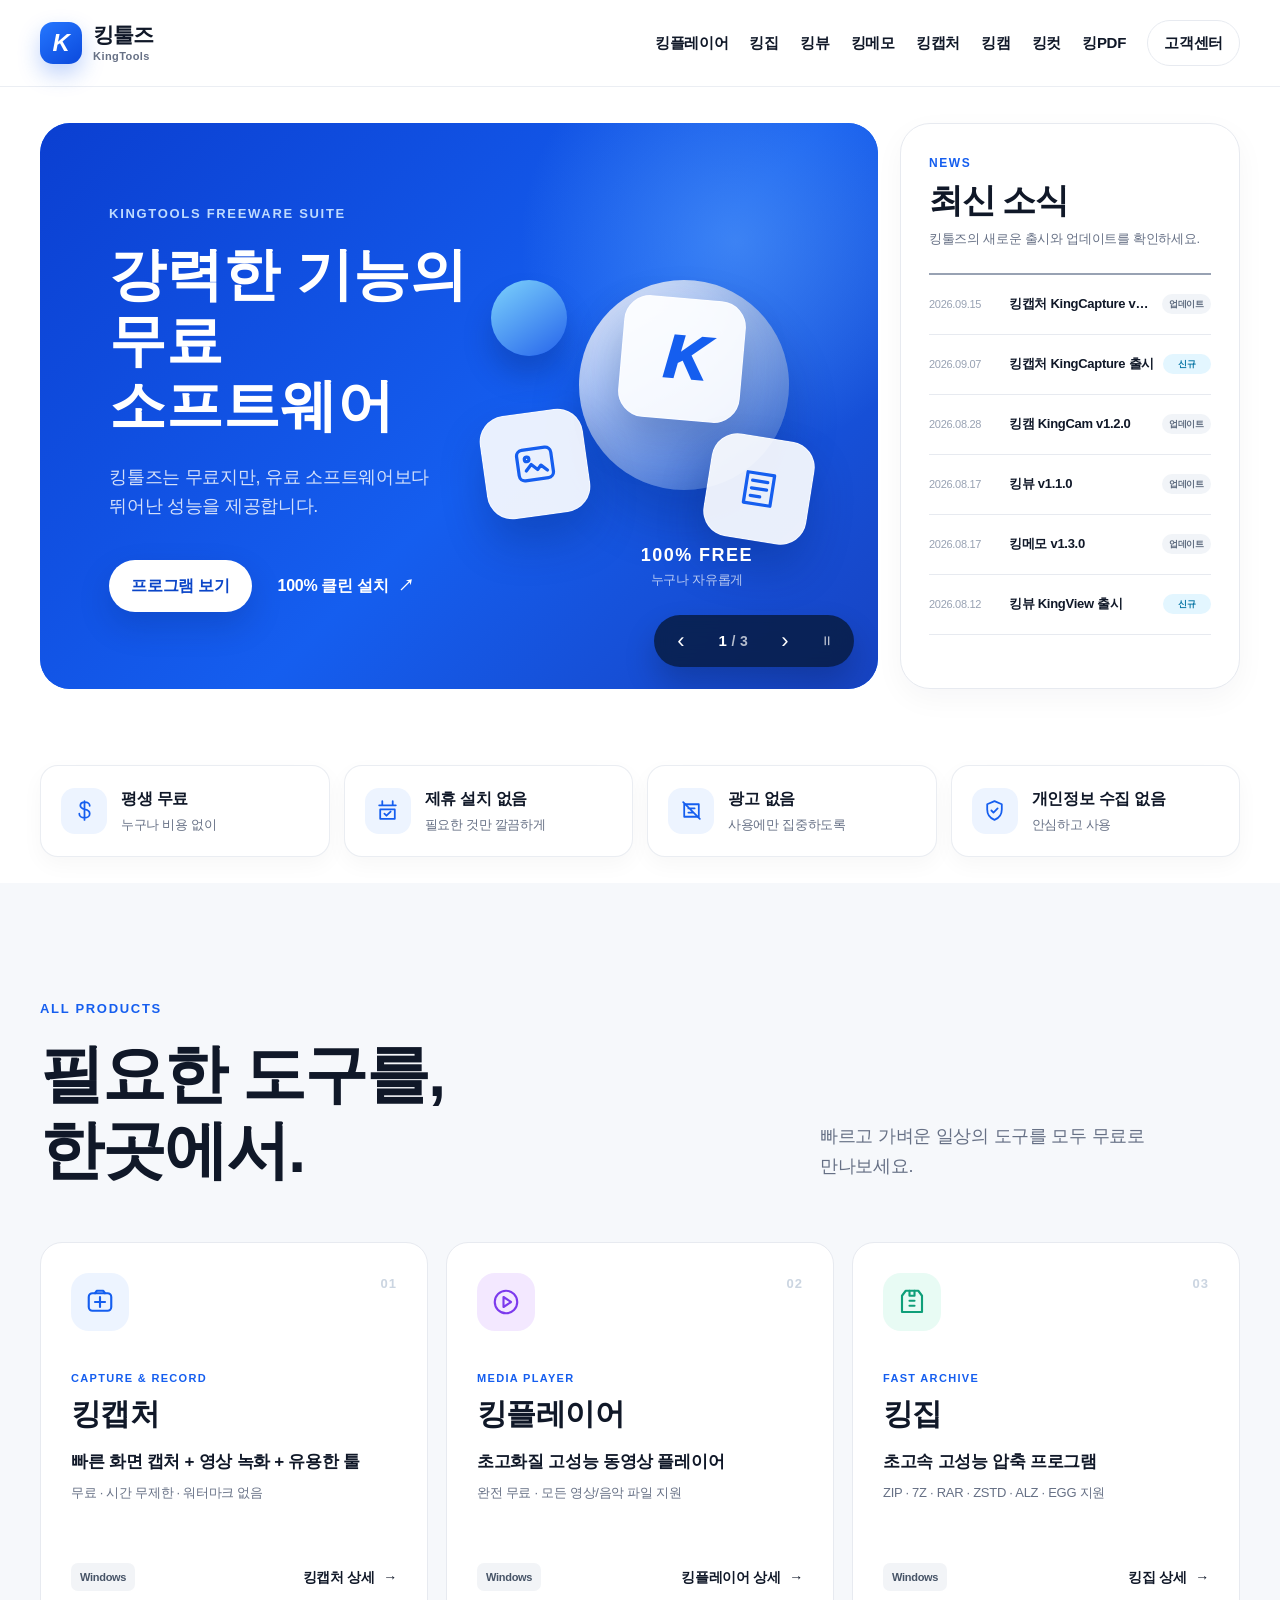
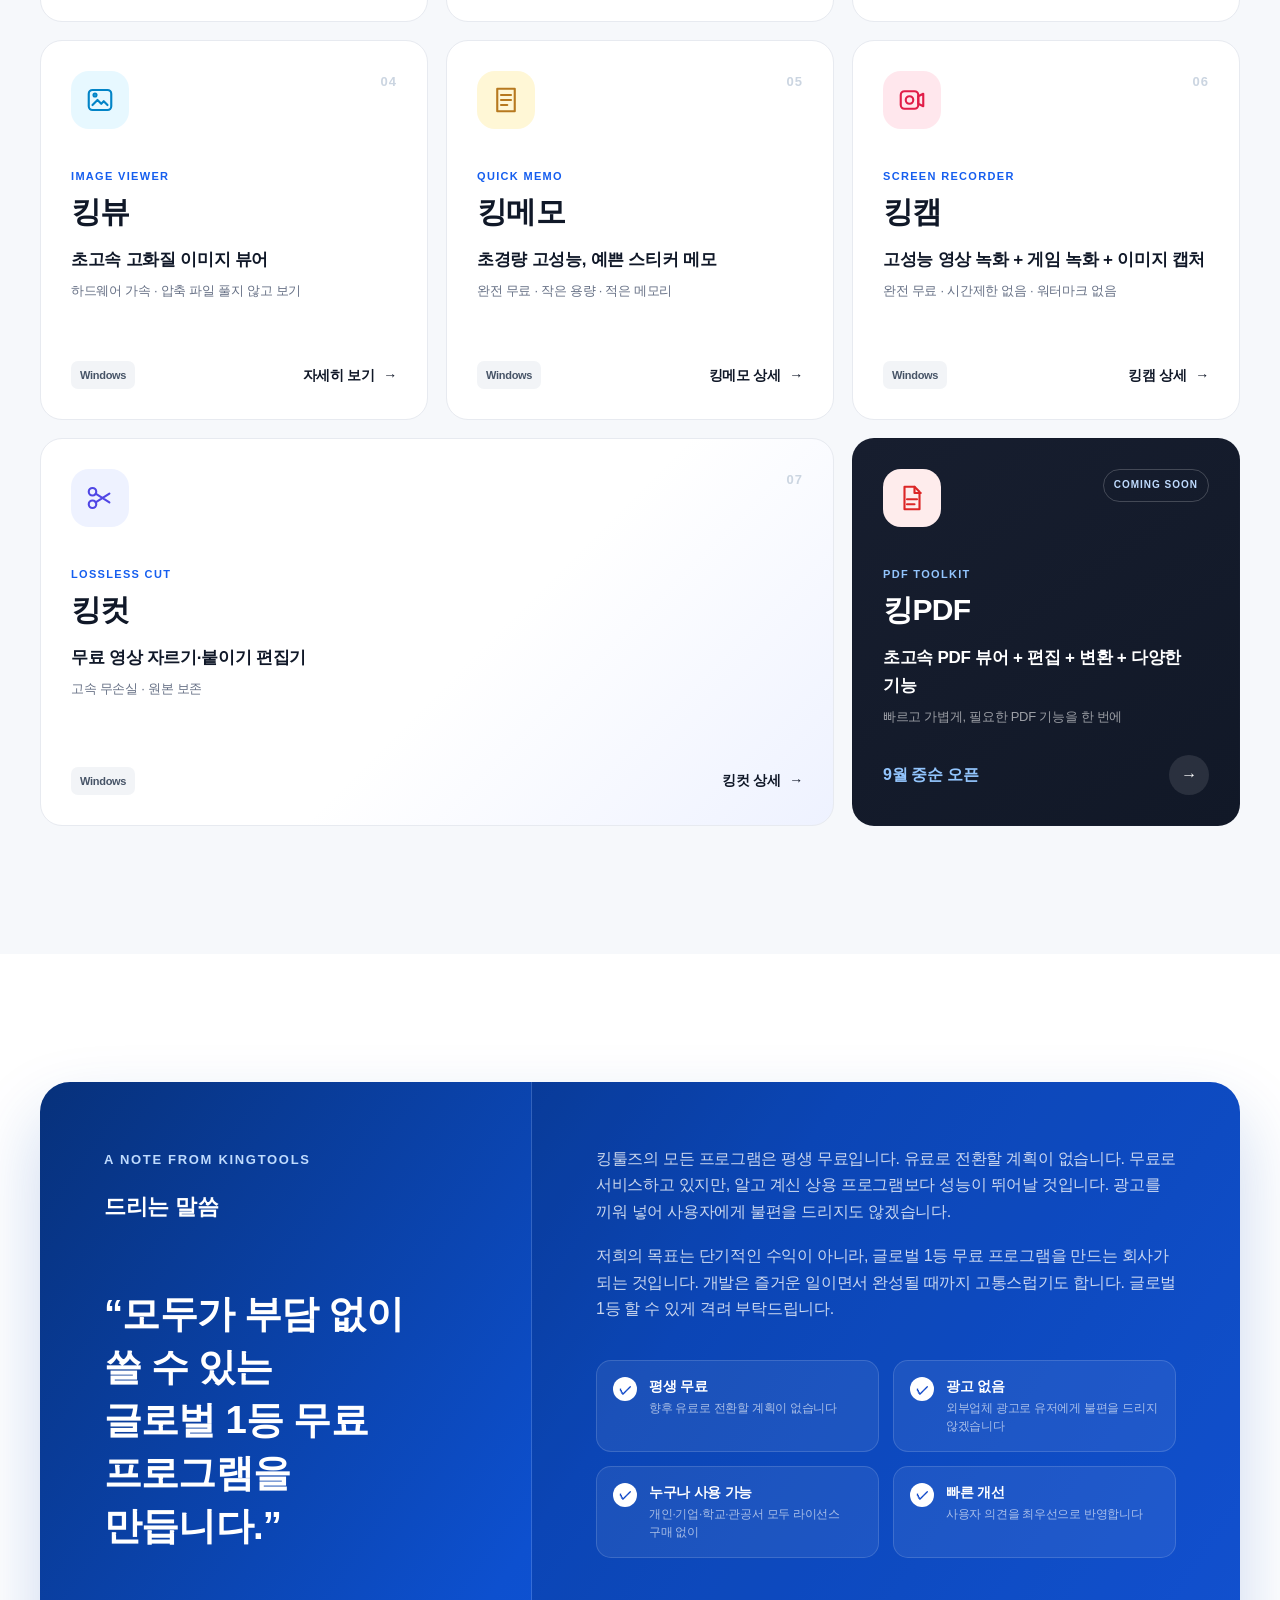
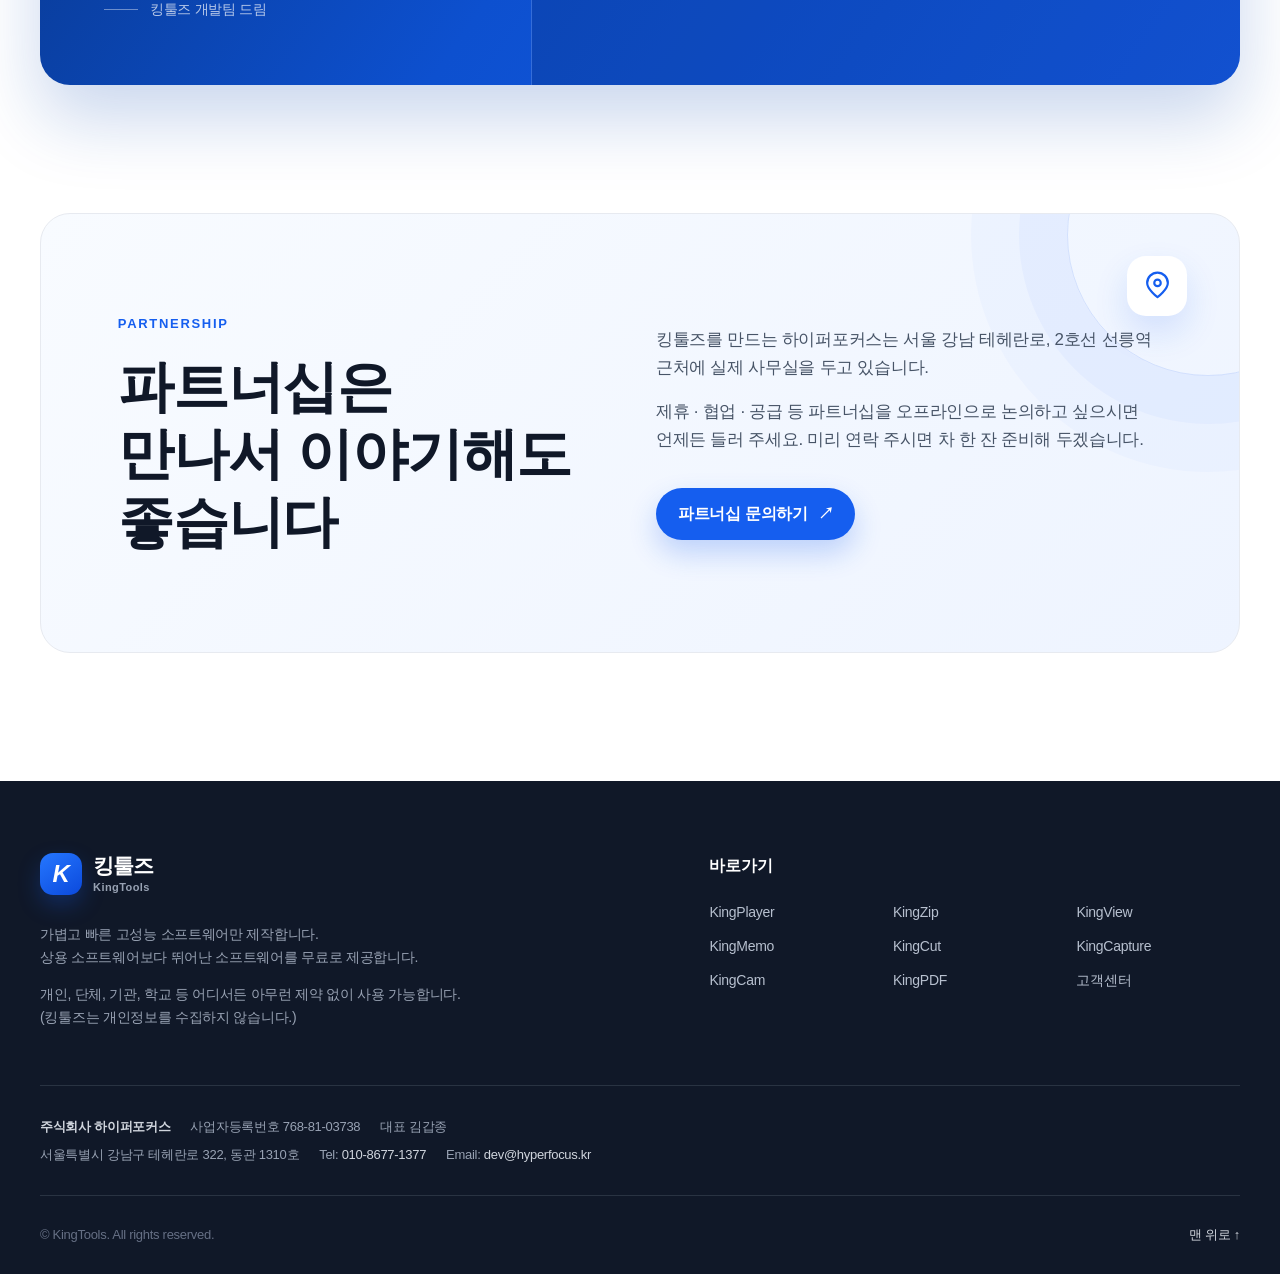
<file: kingplayer.html>
<!doctype html>
<html lang="ko">
<head>
  <meta charset="UTF-8" />
  <meta name="viewport" content="width=device-width, initial-scale=1.0" />
  <meta http-equiv="refresh" content="0; url=./index.html" />
  <title>킹툴즈 메인 페이지로 이동</title>
  <script>window.location.replace('./index.html');</script>
</head>
<body>
  <p><a href="./index.html">킹툴즈 메인 페이지로 이동</a></p>
</body>
</html>
</file>
<file: styles.css>
@import url("./styles-original.css?v=20260927-message-reference");

/* =========================================================
   드리는 말씀 — 두 번째 레퍼런스 이미지 기준
   기존 사이트 스타일은 styles-original.css에 보존하고
   이 파일에서는 해당 섹션만 덮어씁니다.
   ========================================================= */
@media (min-width:1181px) {
  .message-section {
    margin-block:128px;
    min-height:0;
    overflow:hidden;
    display:grid;
    grid-template-columns:.82fr 1.18fr;
    border-radius:var(--radius-xl);
    color:#fff;
    background:linear-gradient(125deg,#07317b 0%,#0d50cf 50%,#155eef 100%);
    box-shadow:0 34px 70px rgba(15,73,176,.22);
  }

  .message-intro,
  .message-copy {
    padding:clamp(48px,5vw,72px);
  }

  .message-intro {
    position:relative;
    isolation:isolate;
    border-right:1px solid rgba(255,255,255,.16);
  }

  /* 사용자가 X 표시한 큰 장식 따옴표는 표시하지 않음 */
  .message-intro::before,
  .message-intro::after {
    content:none !important;
    display:none !important;
  }

  .message-intro h2 {
    margin:0;
    font-size:22px;
  }

  .message-lead {
    position:relative;
    z-index:1;
    margin:62px 0 0;
    font-size:clamp(30px,3vw,43px);
    font-weight:780;
    line-height:1.38;
    letter-spacing:-.02em;
  }

  .signature {
    position:relative;
    z-index:1;
    margin-top:46px;
    display:flex;
    align-items:center;
    gap:12px;
    color:rgba(255,255,255,.7);
    font-size:14px;
  }

  .signature span {
    width:34px;
    height:1px;
    background:rgba(255,255,255,.4);
  }

  .message-copy {
    background:rgba(1,14,46,.16);
  }

  .message-copy > p {
    margin:0 0 18px;
    color:rgba(255,255,255,.78);
    font-size:16px;
    line-height:1.65;
  }

  .promise-list {
    margin:38px 0 0;
    padding:0;
    display:grid;
    grid-template-columns:1fr 1fr;
    gap:14px;
    list-style:none;
  }

  .promise-list li {
    min-height:0;
    padding:16px;
    display:flex;
    align-items:flex-start;
    gap:12px;
    border:1px solid rgba(255,255,255,.14);
    border-radius:15px;
    background:rgba(255,255,255,.065);
    box-shadow:none;
  }

  .promise-list li > span {
    flex:0 0 auto;
    width:24px;
    height:24px;
    display:grid;
    place-items:center;
    border-radius:50%;
    color:var(--blue-2);
    background:#fff;
    font-size:13px;
    font-weight:900;
  }

  .promise-list strong,
  .promise-list small {
    display:block;
  }

  .promise-list strong {
    font-size:14px;
    line-height:1.4;
  }

  .promise-list small {
    margin-top:2px;
    color:rgba(255,255,255,.62);
    font-size:12px;
    line-height:1.5;
  }
}

/* =========================================================
   라이선스 프리웨어 슬라이드 — 두 번째 레퍼런스 기준
   인증서 아이콘을 더 디테일하게 재구성하고
   원/카드/칩의 크기와 배치를 레퍼런스에 가깝게 조정합니다.
   ========================================================= */
.feature-icon-license svg {
  display:none !important;
}

.feature-icon-license::before {
  content:"";
  display:block;
  width:64%;
  aspect-ratio:1;
  background-repeat:no-repeat;
  background-position:center;
  background-size:contain;
  background-image:url("data:image/svg+xml,%3Csvg xmlns='http://www.w3.org/2000/svg' viewBox='0 0 120 120' fill='none'%3E%3Cg stroke='%230B55B7' stroke-width='4.8' stroke-linecap='round' stroke-linejoin='round'%3E%3Cpath d='M27 19h45l18 18v44H27z'/%3E%3Cpath d='M72 19v19h19'/%3E%3Cpath d='M40 43h23M40 56h27M40 69h20'/%3E%3Ccircle cx='82' cy='79' r='18.5' fill='white'/%3E%3Cpath d='m73.5 79 6 6 11-13'/%3E%3Cpath d='m72 95-3 16 13-7 13 7-3-16'/%3E%3C/g%3E%3C/svg%3E");
}

@media (min-width:761px) {
  .hero-slide-license {
    background:
      radial-gradient(circle at 82% 17%, rgba(69,146,255,.36), transparent 29%),
      linear-gradient(135deg,#06183d 0%,#092b69 50%,#0b52a8 100%) !important;
  }

  .hero-license-visual {
    min-height:410px !important;
  }

  .hero-license-visual .feature-orbit {
    width:350px !important;
    height:350px !important;
    right:0 !important;
    top:14px !important;
    background:
      radial-gradient(circle at 30% 24%,#ddecff 0%,#b8dbfb 26%,#86b8ec 54%,#5c8fcc 78%,#3d68aa 100%) !important;
    box-shadow:
      inset 26px 20px 42px rgba(255,255,255,.20),
      inset -36px -32px 62px rgba(14,49,101,.22),
      0 32px 58px rgba(1,24,66,.20) !important;
  }

  .hero-license-visual .feature-icon-card {
    width:188px !important;
    height:188px !important;
    right:81px !important;
    top:91px !important;
    border-radius:43px !important;
    background:#fff !important;
    box-shadow:0 28px 52px rgba(2,28,70,.19) !important;
    transform:rotate(5deg) !important;
  }

  .hero-license-visual .feature-icon-license::before {
    width:112px;
  }

  .hero-license-visual .feature-floating-a {
    left:-4px !important;
    top:92px !important;
    min-width:122px !important;
    height:52px !important;
    padding-inline:20px !important;
    font-size:16px !important;
    font-weight:900 !important;
    color:#0b4ba8 !important;
    background:rgba(255,255,255,.97) !important;
    box-shadow:0 15px 28px rgba(2,28,70,.13) !important;
  }

  .hero-license-visual .feature-floating-b {
    right:-12px !important;
    bottom:70px !important;
    min-width:118px !important;
    height:52px !important;
    padding-inline:20px !important;
    font-size:16px !important;
    font-weight:900 !important;
    color:#0b4ba8 !important;
    background:rgba(255,255,255,.97) !important;
    box-shadow:0 15px 28px rgba(2,28,70,.13) !important;
  }

  .hero-license-visual .feature-caption {
    right:49px !important;
    bottom:-7px !important;
  }

  .hero-license-visual .feature-caption strong {
    font-size:31px !important;
    letter-spacing:-.025em !important;
  }

  .hero-license-visual .feature-caption span {
    margin-top:7px !important;
    font-size:14px !important;
    color:rgba(229,239,255,.84) !important;
  }
}

@media (max-width:760px) {
  .feature-icon-license::before {
    width:72px;
  }
}
</file>
<file: motion-demo/styles.css>
:root{--blue:#155eef;--blue2:#0a41c8;--navy:#071a3d;--ink:#0b1020;--muted:#697386;--line:#e8ebf1;--soft:#f5f7fb;--white:#fff;--shell:min(1380px,calc(100% - 64px));--radius:32px;--shadow:0 24px 64px rgba(25,43,80,.12)}
*{box-sizing:border-box}html{scroll-behavior:smooth}body{margin:0;color:var(--ink);background:#fff;font-family:Pretendard,"Noto Sans KR","Apple SD Gothic Neo","Malgun Gothic",Arial,sans-serif;line-height:1.55;letter-spacing:-.025em;overflow-x:hidden}a{color:inherit;text-decoration:none}button{font:inherit}.shell{width:var(--shell);margin:auto}.scroll-progress{position:fixed;top:0;left:0;right:0;height:3px;z-index:999;background:transparent}.scroll-progress span{display:block;width:0;height:100%;background:linear-gradient(90deg,#155eef,#6da9ff)}.cursor-glow{position:fixed;width:340px;height:340px;border-radius:50%;pointer-events:none;z-index:-1;background:radial-gradient(circle,rgba(21,94,239,.11),rgba(21,94,239,0) 68%);transform:translate(-50%,-50%)}
.site-header{position:sticky;top:0;z-index:100;border-bottom:1px solid rgba(232,235,241,.8);background:rgba(255,255,255,.78);backdrop-filter:blur(20px)}.header-inner{min-height:84px;display:flex;align-items:center;gap:34px}.brand{display:flex;align-items:center;gap:11px}.brand-mark{width:44px;height:44px;border-radius:14px;display:grid;place-items:center;color:white;font-size:25px;font-weight:950;font-style:italic;background:linear-gradient(145deg,#2879ff,#0c4dda);box-shadow:0 12px 24px rgba(21,94,239,.24)}.brand-copy{display:grid;line-height:1}.brand-copy strong{font-size:20px}.brand-copy small{margin-top:7px;color:var(--muted);font-size:11px;font-weight:700;letter-spacing:.02em}.nav{margin-left:auto;display:flex;gap:30px}.nav a{font-size:14px;font-weight:800}.header-cta{display:inline-flex;align-items:center;gap:9px;padding:11px 16px;border:1px solid var(--line);border-radius:999px;background:#fff;font-size:13px;font-weight:850}.menu{display:none;width:44px;height:44px;border:1px solid var(--line);border-radius:13px;background:#fff;padding:11px}.menu i{display:block;height:2px;background:#101828;margin:5px 0}
.hero{position:relative;min-height:800px;margin-top:30px;padding:88px clamp(42px,6vw,86px) 0;overflow:hidden;border-radius:40px;color:#fff;background:radial-gradient(circle at 74% 20%,rgba(120,187,255,.43),transparent 25%),linear-gradient(135deg,#082b85 0%,#0e50d5 54%,#2879ff 100%);isolation:isolate}.hero::before{content:"";position:absolute;width:640px;height:640px;right:-250px;top:-240px;border:1px solid rgba(255,255,255,.18);border-radius:50%;box-shadow:0 0 0 80px rgba(255,255,255,.025),0 0 0 160px rgba(255,255,255,.02)}.hero-bg-noise{position:absolute;inset:0;z-index:-1;opacity:.08;background-image:linear-gradient(rgba(255,255,255,.3) 1px,transparent 1px),linear-gradient(90deg,rgba(255,255,255,.3) 1px,transparent 1px);background-size:76px 76px;mask-image:linear-gradient(90deg,transparent,black 50%,transparent)}.hero-copy{position:relative;z-index:4;max-width:650px}.kicker,.section-eyebrow{display:inline-flex;align-items:center;gap:9px;font-size:12px;font-weight:900;letter-spacing:.16em;color:#155eef}.kicker{color:#d2e5ff}.kicker i{width:7px;height:7px;border-radius:50%;background:#83c6ff;box-shadow:0 0 0 7px rgba(131,198,255,.13)}.hero h1{margin:28px 0 0;font-size:clamp(58px,6vw,90px);line-height:1.04;letter-spacing:-.055em}.hero h1 em{font-style:normal;color:#9ecaff}.hero-copy>p{max-width:590px;margin:28px 0 0;color:rgba(255,255,255,.78);font-size:18px;line-height:1.7}.hero-actions{display:flex;align-items:center;gap:28px;margin-top:36px}.button{min-height:54px;padding:14px 20px;border-radius:999px;display:inline-flex;align-items:center;justify-content:center;gap:10px;font-size:14px;font-weight:900;will-change:transform}.button-light{color:#104ab8;background:#fff;box-shadow:0 18px 32px rgba(5,30,82,.18)}.button-dark{color:#fff;background:#0c2148}.text-button{display:inline-flex;align-items:center;gap:10px;color:#fff;background:transparent;border:0;font-weight:800;cursor:pointer}.play{width:34px;height:34px;border:1px solid rgba(255,255,255,.28);border-radius:50%;display:grid;place-items:center;font-size:10px}.hero-proof{display:flex;gap:34px;margin-top:48px}.hero-proof div{display:grid}.hero-proof strong{font-size:28px}.hero-proof span{color:rgba(255,255,255,.62);font-size:12px}.hero-stage{position:absolute;z-index:3;right:clamp(35px,5.5vw,86px);top:90px;width:min(47%,650px);height:570px}.stage-orbit{position:absolute;border-radius:50%;border:1px solid rgba(255,255,255,.17)}.orbit-one{width:460px;height:460px;right:50px;top:30px;animation:spin 24s linear infinite}.orbit-two{width:310px;height:310px;right:125px;top:105px;animation:spin 17s linear infinite reverse}.stage-core{position:absolute;right:170px;top:155px;width:230px;height:250px;padding:26px;border:1px solid rgba(255,255,255,.37);border-radius:54px;background:linear-gradient(145deg,rgba(255,255,255,.98),rgba(216,232,255,.88));box-shadow:0 35px 70px rgba(1,26,81,.3);color:#155eef;display:grid;align-content:space-between;justify-items:center;animation:floatCore 5.8s ease-in-out infinite}.stage-label{font-size:10px;font-weight:900;letter-spacing:.18em;color:#7585a3}.stage-k{font-size:102px;font-style:italic;font-weight:950;line-height:1}.stage-status{display:flex;align-items:center;gap:6px;color:#63718b;font-size:10px;font-weight:800}.stage-status i{width:7px;height:7px;border-radius:50%;background:#2ccd7e;box-shadow:0 0 0 6px rgba(44,205,126,.11)}.float-card{position:absolute;min-width:215px;padding:15px 16px;display:grid;grid-template-columns:40px 1fr auto;align-items:center;gap:11px;border:1px solid rgba(255,255,255,.48);border-radius:18px;background:rgba(255,255,255,.91);box-shadow:0 22px 48px rgba(1,29,90,.23);color:#10214a;backdrop-filter:blur(16px)}.float-card b,.float-card small{display:block}.float-card b{font-size:13px}.float-card small{color:#78859a;font-size:10px}.mini-icon{width:40px;height:40px;border-radius:12px;background:#e9f1ff;color:#155eef;display:grid;place-items:center;font-weight:950}.live{color:#11a765;background:#e6faef;border-radius:99px;padding:4px 7px;font-size:8px;font-weight:900}.float-capture{left:0;top:135px;animation:floatA 6s ease-in-out infinite}.float-player{right:-20px;top:90px;animation:floatB 6.6s ease-in-out infinite}.float-zip{right:5px;bottom:40px;animation:floatC 5.8s ease-in-out infinite}.signal-pill{position:absolute;padding:10px 13px;border:1px solid rgba(255,255,255,.35);border-radius:999px;background:rgba(7,27,75,.7);backdrop-filter:blur(10px);font-size:10px;font-weight:900;letter-spacing:.08em}.signal-pill i{display:inline-block;width:6px;height:6px;margin-right:7px;border-radius:50%;background:#83c6ff}.signal-a{left:88px;bottom:77px}.signal-b{right:72px;top:12px}.hero-marquee{position:absolute;left:0;right:0;bottom:0;height:78px;border-top:1px solid rgba(255,255,255,.13);overflow:hidden;background:rgba(4,23,67,.18);display:flex;align-items:center}.marquee-track{width:max-content;display:flex;align-items:center;gap:26px;animation:marquee 27s linear infinite;white-space:nowrap}.marquee-track span{font-size:14px;font-weight:900;letter-spacing:.12em;color:rgba(255,255,255,.68)}.marquee-track b{color:#7ebcff}
.section{padding-block:140px}.section-eyebrow.light{color:#9ecaff}.intro-grid{margin-top:25px;display:grid;grid-template-columns:1.15fr .75fr;gap:100px;align-items:end}.intro h2,.showcase h2,.motion-copy h2,.promise h2,.cta h2{margin:0;font-size:clamp(46px,5.2vw,74px);line-height:1.1;letter-spacing:-.045em}.intro h2 span{color:#9ca6b8}.intro-grid>p{margin:0;color:#697386;font-size:17px;line-height:1.8}.principles{margin-top:70px;display:grid;grid-template-columns:repeat(3,1fr);gap:15px}.principle{min-height:240px;padding:28px;border:1px solid var(--line);border-radius:26px;background:#fff}.principle>span{color:#155eef;font-size:12px;font-weight:900}.principle h3{margin:60px 0 9px;font-size:25px}.principle p{margin:0;color:var(--muted);font-size:14px}.hover-lift{transition:transform .35s cubic-bezier(.2,.8,.2,1),box-shadow .35s}.hover-lift:hover{transform:translateY(-9px);box-shadow:var(--shadow)}
.showcase{padding:130px 0;background:#091b3d;color:#fff}.showcase .section-eyebrow{color:#82bfff}.showcase-head h2{margin-top:24px}.showcase-layout{margin-top:85px;display:grid;grid-template-columns:1fr .82fr;gap:100px;align-items:start}.sticky-device{position:sticky;top:120px}.device-window{overflow:hidden;border:1px solid rgba(255,255,255,.14);border-radius:30px;background:#132a56;box-shadow:0 30px 80px rgba(0,0,0,.28)}.device-top{height:55px;padding:0 18px;display:flex;align-items:center;gap:15px;border-bottom:1px solid rgba(255,255,255,.1);color:#c7d2e8;font-size:12px}.device-top>b{margin-left:auto;color:#7893bd;font-size:10px}.window-dots{display:flex;gap:5px}.window-dots i{width:7px;height:7px;border-radius:50%;background:#506a96}.device-screen{position:relative;height:515px;overflow:hidden;background:radial-gradient(circle at 72% 25%,#3a85ff,transparent 26%),linear-gradient(135deg,#0c3cc0,#155eef);transition:background .55s ease}.screen-grid{position:absolute;inset:0;opacity:.09;background-image:linear-gradient(#fff 1px,transparent 1px),linear-gradient(90deg,#fff 1px,transparent 1px);background-size:55px 55px}.screen-orb{position:absolute;width:330px;height:330px;right:-45px;top:90px;border-radius:50%;border:1px solid rgba(255,255,255,.2);box-shadow:0 0 0 48px rgba(255,255,255,.035),0 0 0 96px rgba(255,255,255,.025);animation:breath 5s ease-in-out infinite}.screen-panel{position:absolute;left:45px;top:155px;width:310px;padding:26px;border:1px solid rgba(255,255,255,.33);border-radius:28px;background:rgba(255,255,255,.91);color:#0d2b68;box-shadow:0 24px 48px rgba(0,22,70,.23);transition:transform .45s,opacity .45s}.screen-icon{width:54px;height:54px;border-radius:16px;background:#e6f0ff;color:#155eef;display:grid;place-items:center;font-size:25px;font-weight:900}.screen-panel strong,.screen-panel small{display:block}.screen-panel strong{margin-top:24px;font-size:25px}.screen-panel small{margin-top:8px;color:#6b7c9e;font-size:13px}.screen-chip{position:absolute;padding:9px 12px;border-radius:999px;background:#fff;color:#155eef;font-size:10px;font-weight:900;box-shadow:0 13px 28px rgba(0,22,70,.18)}.chip-1{right:50px;top:62px;animation:floatA 5.4s ease-in-out infinite}.chip-2{right:85px;bottom:55px;animation:floatB 6.3s ease-in-out infinite}.product-story{display:grid}.product-step{min-height:190px;padding:30px 8px;display:grid;grid-template-columns:45px 1fr 30px;gap:18px;border-top:1px solid rgba(255,255,255,.13);opacity:.4;transition:opacity .35s,transform .35s;cursor:pointer}.product-step:last-child{border-bottom:1px solid rgba(255,255,255,.13)}.product-step.is-active{opacity:1;transform:translateX(10px)}.product-step>span{color:#79b7ff;font-size:12px;font-weight:900}.product-step small{color:#7893bd;font-size:10px;font-weight:900;letter-spacing:.13em}.product-step h3{margin:8px 0 7px;font-size:32px}.product-step p{margin:0;color:#9fb0cc;font-size:14px}.product-step>i{align-self:center;font-style:normal;color:#80b8ff}
.motion-lab{padding-block:140px;display:grid;grid-template-columns:.75fr 1.1fr;gap:90px;align-items:center}.motion-copy p{max-width:540px;color:var(--muted);font-size:16px;line-height:1.8}.motion-copy h2{margin-top:25px}.motion-grid{display:grid;grid-template-columns:1fr 1fr;gap:14px}.lab-card{min-height:190px;padding:24px;border:1px solid var(--line);border-radius:26px;background:#fff;text-align:left;position:relative;overflow:hidden}.lab-card span{color:#155eef;font-size:11px;font-weight:900;text-transform:uppercase;letter-spacing:.12em}.lab-card strong{position:absolute;left:24px;bottom:25px;font-size:21px}.lab-card>i{position:absolute;right:24px;top:24px;font-style:normal}.pulse-card>i{width:12px;height:12px;border-radius:50%;background:#2ccd7e;box-shadow:0 0 0 0 rgba(44,205,126,.35);animation:pulse 2s infinite}.type-card strong::after{content:"";display:inline-block;width:2px;height:20px;margin-left:4px;vertical-align:-3px;background:#155eef;animation:blink .8s step-end infinite}.promise{padding-bottom:140px}.promise-card{position:relative;min-height:610px;overflow:hidden;padding:75px;display:grid;grid-template-columns:.85fr 1fr;gap:70px;border-radius:36px;color:#fff;background:linear-gradient(135deg,#082f8b,#0f51cc 58%,#155eef)}.promise-copy{position:relative;z-index:2}.promise-copy h2{margin-top:25px}.promise-copy p{color:rgba(255,255,255,.7)}.promise-list{position:relative;z-index:2;display:grid;grid-template-columns:1fr 1fr;gap:13px;align-self:end}.promise-list>div{padding:19px;display:flex;gap:12px;border:1px solid rgba(255,255,255,.16);border-radius:18px;background:rgba(255,255,255,.07);backdrop-filter:blur(8px)}.promise-list b{width:27px;height:27px;flex:0 0 auto;border-radius:50%;display:grid;place-items:center;background:#fff;color:#155eef}.promise-list strong,.promise-list small{display:block}.promise-list strong{font-size:14px}.promise-list small{margin-top:4px;color:rgba(255,255,255,.6);font-size:11px}.promise-orbit{position:absolute;right:120px;top:50px;width:270px;height:270px;border-radius:50%;border:1px solid rgba(255,255,255,.14);display:grid;place-items:center;animation:spin 22s linear infinite}.promise-orbit span{font-size:90px;font-weight:950;font-style:italic;animation:spin 22s linear infinite reverse}.promise-orbit i{position:absolute;width:18px;height:18px;border-radius:50%;background:#8bc9ff}.promise-orbit i:nth-child(2){top:-9px}.promise-orbit i:nth-child(3){right:-9px}.promise-orbit i:nth-child(4){left:20px;bottom:25px}.cta{padding-bottom:140px}.cta-card{position:relative;min-height:440px;padding:70px;overflow:hidden;border:1px solid var(--line);border-radius:36px;background:#f3f7ff}.cta h2{margin-top:22px}.cta .button{margin-top:35px}.cta-rings{position:absolute;width:420px;height:420px;right:-90px;top:10px}.cta-rings i{position:absolute;inset:0;border:1px solid rgba(21,94,239,.13);border-radius:50%}.cta-rings i:nth-child(2){inset:55px}.cta-rings i:nth-child(3){inset:110px;background:#155eef;border:0;box-shadow:0 0 0 28px rgba(21,94,239,.07)}.footer{color:#aab5c6;background:#0a1426}.footer-inner{min-height:130px;display:flex;align-items:center;gap:30px}.footer-inner div{display:grid}.footer-inner strong{color:#fff}.footer-inner span{font-size:11px}.footer-inner p{margin-left:auto;font-size:12px}.footer-inner a{font-size:12px;color:#fff}
.reveal{opacity:0;transform:translateY(32px);transition:opacity .8s cubic-bezier(.2,.8,.2,1),transform .8s cubic-bezier(.2,.8,.2,1)}.reveal.is-visible{opacity:1;transform:none}.tilt-card{transform-style:preserve-3d;will-change:transform;transition:transform .18s ease-out}.magnetic{transition:transform .18s ease-out,box-shadow .25s}.demo-burst .float-card{animation-duration:1.1s!important}.demo-burst .stage-core{animation-duration:1.2s!important}
@keyframes floatCore{0%,100%{transform:translateY(0) rotate(1deg)}50%{transform:translateY(-17px) rotate(-1deg)}}@keyframes floatA{0%,100%{transform:translate(0,0)}50%{transform:translate(9px,-13px)}}@keyframes floatB{0%,100%{transform:translate(0,0)}50%{transform:translate(-9px,13px)}}@keyframes floatC{0%,100%{transform:translate(0,0)}50%{transform:translate(6px,12px)}}@keyframes spin{to{transform:rotate(360deg)}}@keyframes marquee{to{transform:translateX(-50%)}}@keyframes breath{0%,100%{transform:scale(.96);opacity:.7}50%{transform:scale(1.05);opacity:1}}@keyframes pulse{70%{box-shadow:0 0 0 18px rgba(44,205,126,0)}100%{box-shadow:0 0 0 0 rgba(44,205,126,0)}}@keyframes blink{50%{opacity:0}}
@media(max-width:1050px){.nav,.header-cta{display:none}.menu{display:block;margin-left:auto}.hero{min-height:1080px}.hero-stage{top:560px;left:50%;right:auto;transform:translateX(-50%);width:min(92%,650px)}.showcase-layout,.motion-lab,.intro-grid{grid-template-columns:1fr}.sticky-device{position:relative;top:0}.promise-card{grid-template-columns:1fr}.promise-list{margin-top:200px}.principles{grid-template-columns:1fr}.motion-grid{grid-template-columns:1fr 1fr}}
@media(max-width:700px){:root{--shell:min(100% - 30px,640px)}.header-inner{min-height:70px}.brand-copy{display:none}.hero{min-height:1030px;padding:55px 26px 0;border-radius:26px}.hero h1{font-size:52px}.hero-copy>p{font-size:15px}.hero-actions{align-items:flex-start;flex-direction:column}.hero-proof{gap:24px}.hero-stage{top:550px;height:400px}.orbit-one{width:330px;height:330px;right:20px}.orbit-two{width:210px;height:210px;right:78px}.stage-core{right:105px;top:100px;width:170px;height:190px;border-radius:40px}.stage-k{font-size:72px}.float-card{min-width:175px;padding:11px;grid-template-columns:34px 1fr}.float-player{right:-10px}.float-zip{bottom:5px}.signal-pill{display:none}.section{padding-block:90px}.intro h2,.showcase h2,.motion-copy h2,.promise h2,.cta h2{font-size:42px}.principles{margin-top:45px}.showcase{padding:90px 0}.showcase-layout{gap:48px;margin-top:50px}.device-screen{height:390px}.screen-panel{left:24px;top:115px;width:255px}.product-step{min-height:155px}.motion-lab{padding-block:90px;gap:45px}.motion-grid{grid-template-columns:1fr}.promise{padding-bottom:90px}.promise-card{padding:42px 25px;min-height:720px}.promise-orbit{right:-15px;top:270px;width:220px;height:220px}.promise-list{grid-template-columns:1fr;margin-top:270px}.cta{padding-bottom:90px}.cta-card{padding:45px 28px}.footer-inner{flex-wrap:wrap;padding:35px 0}.footer-inner p{margin-left:0;width:100%}}
@media(prefers-reduced-motion:reduce){html{scroll-behavior:auto}*,*::before,*::after{animation:none!important;transition-duration:.01ms!important}.reveal{opacity:1;transform:none}.cursor-glow{display:none}}
</file>
